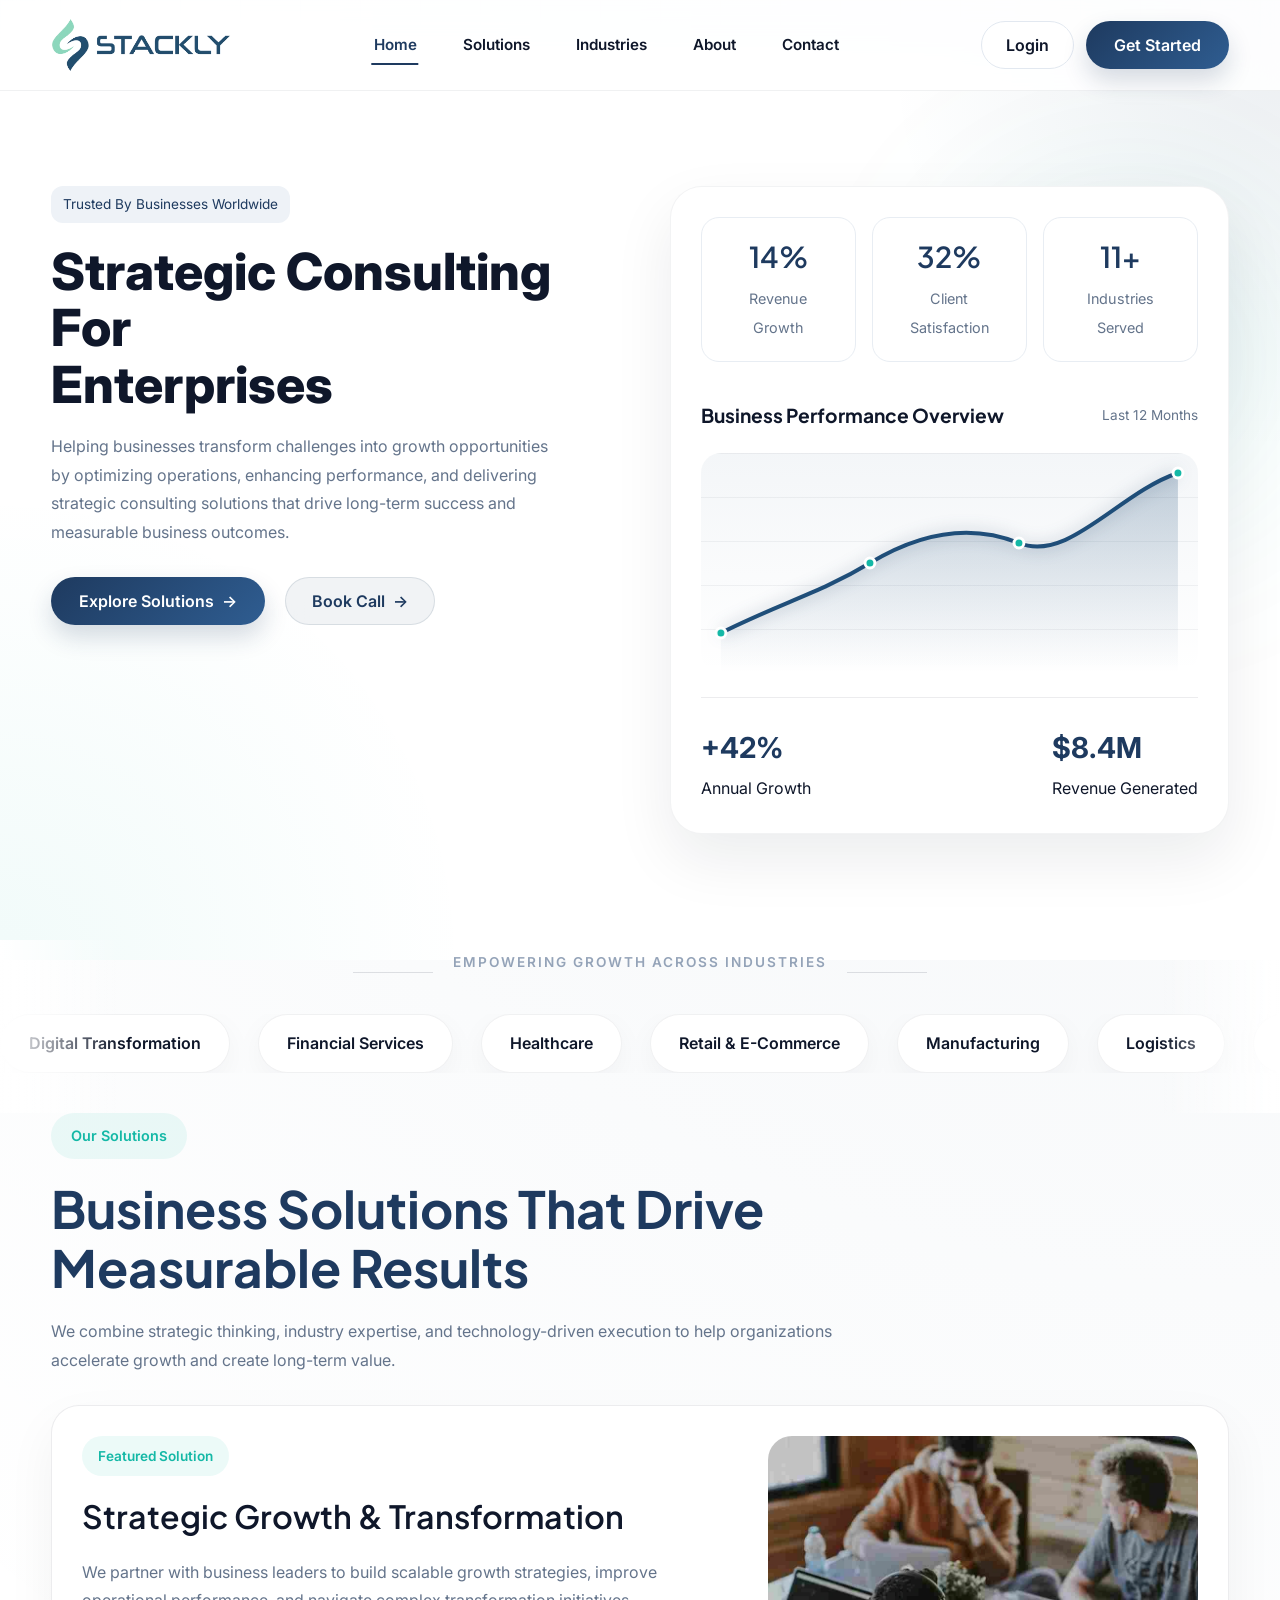
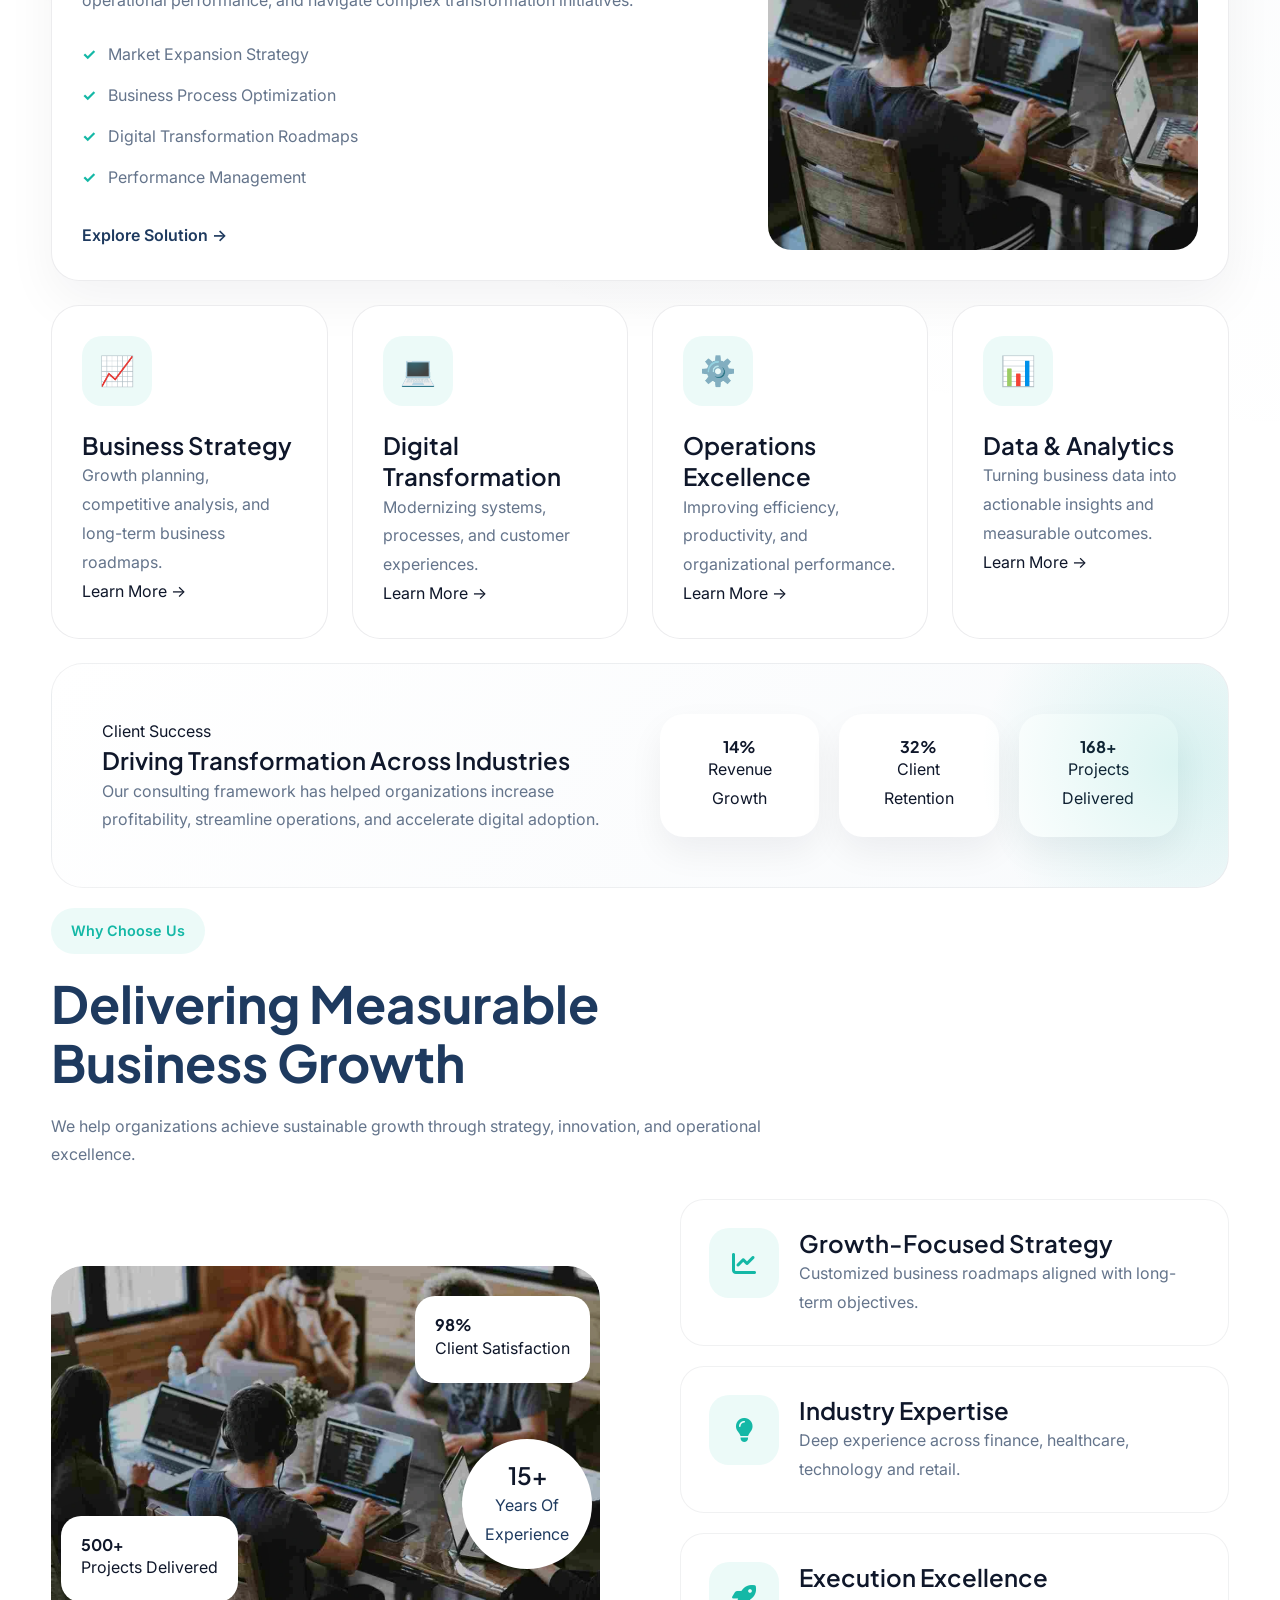
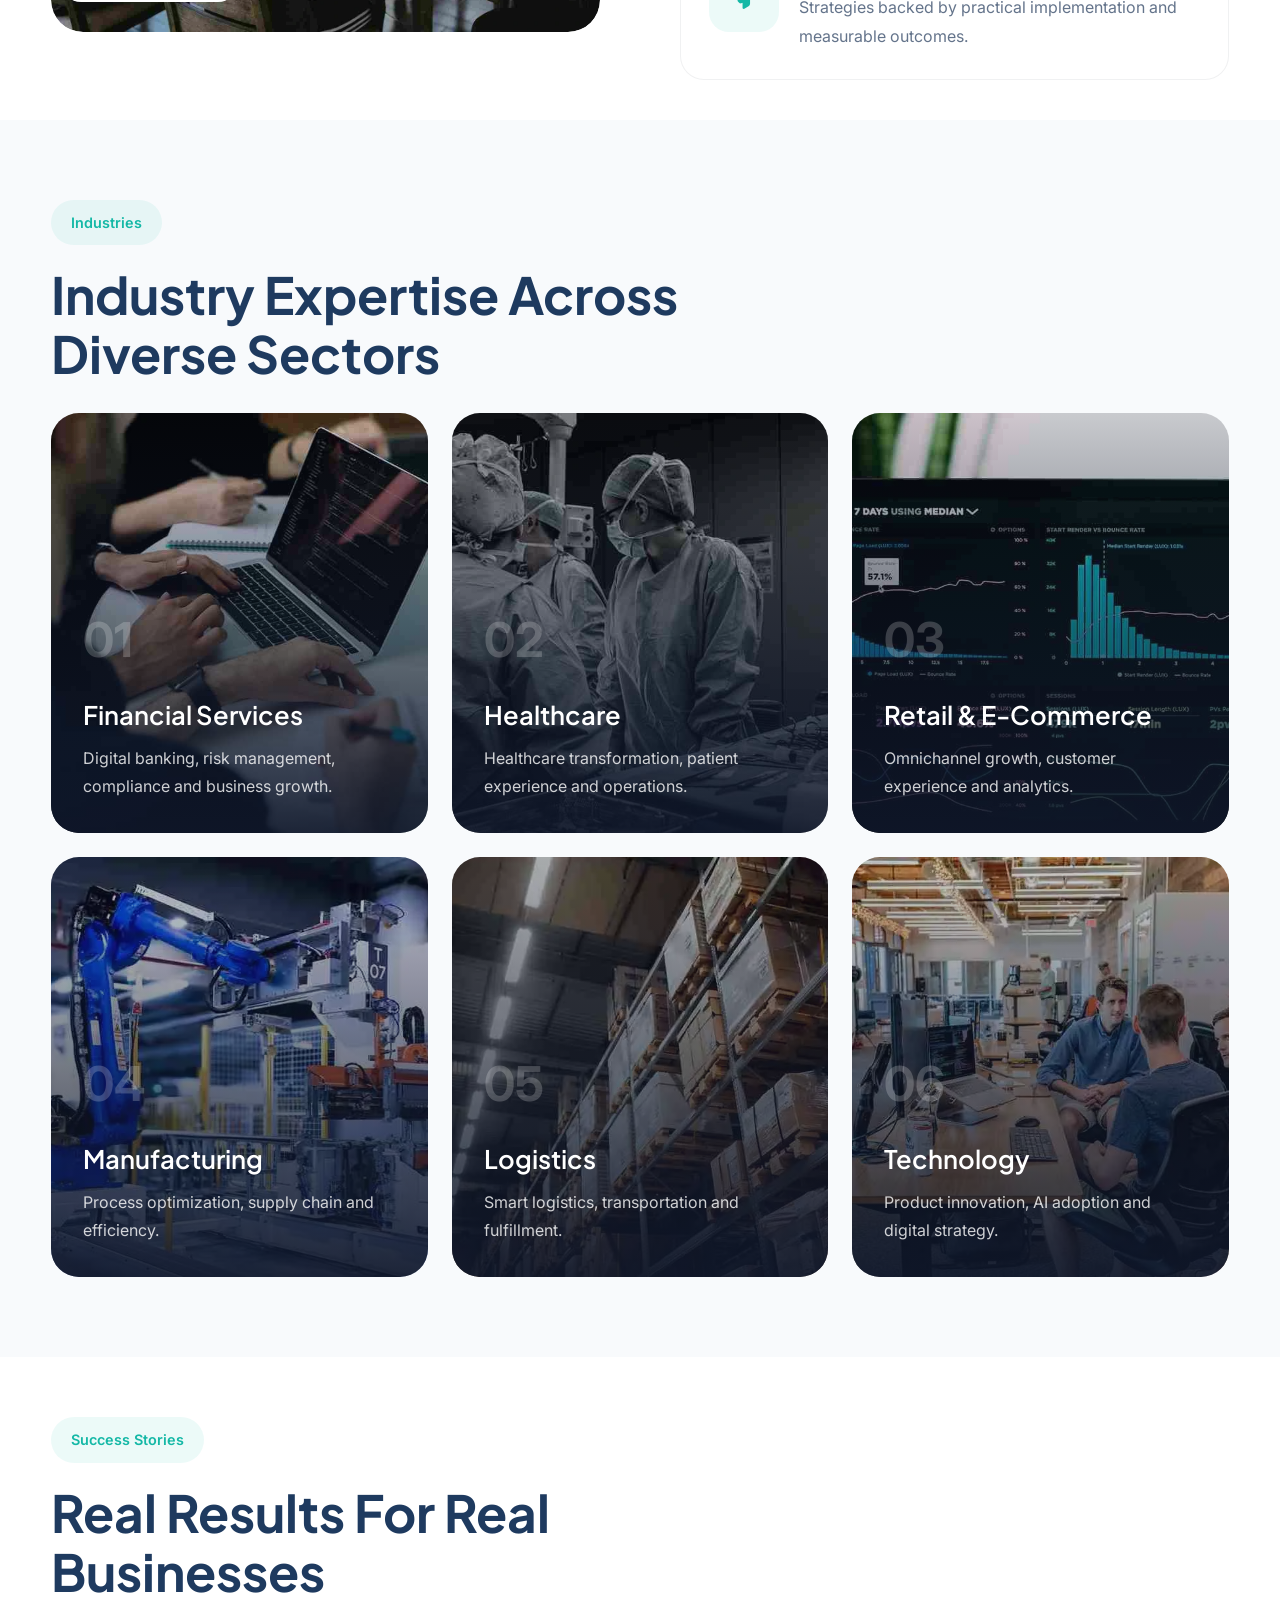
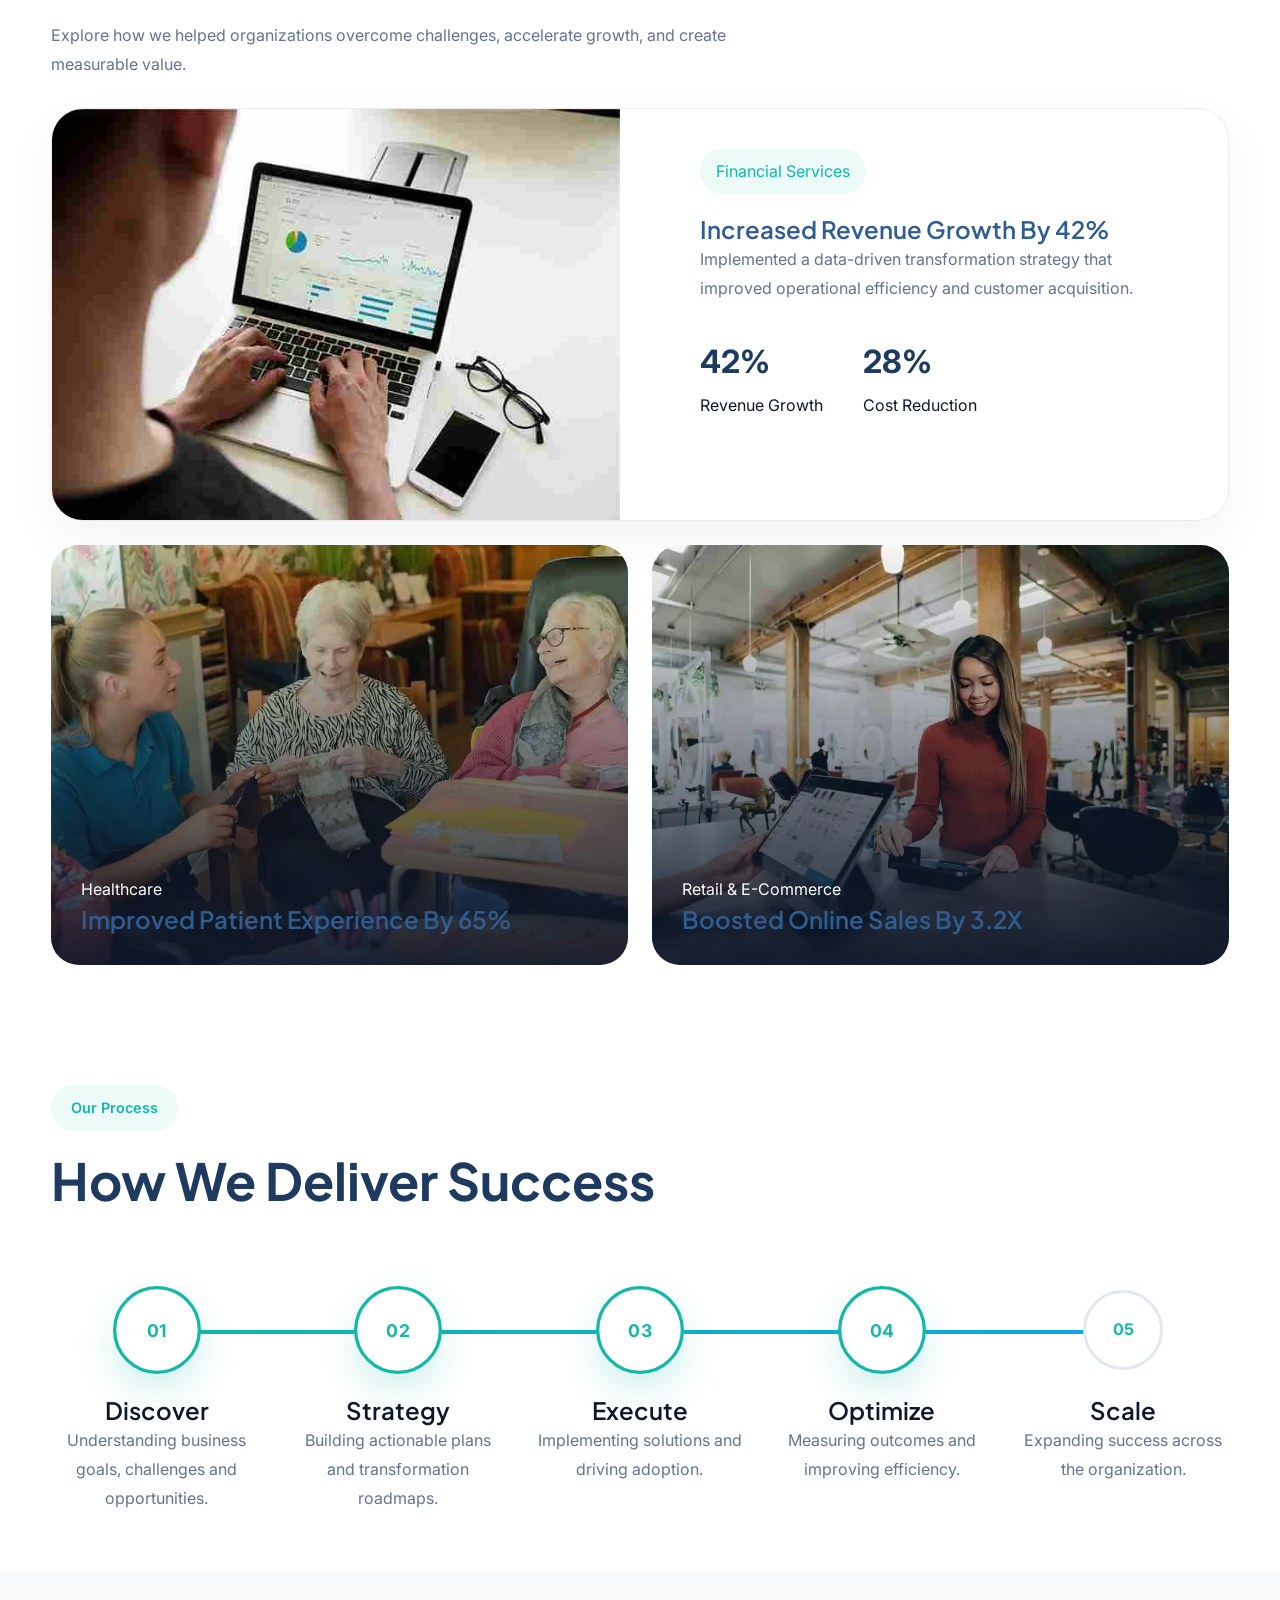
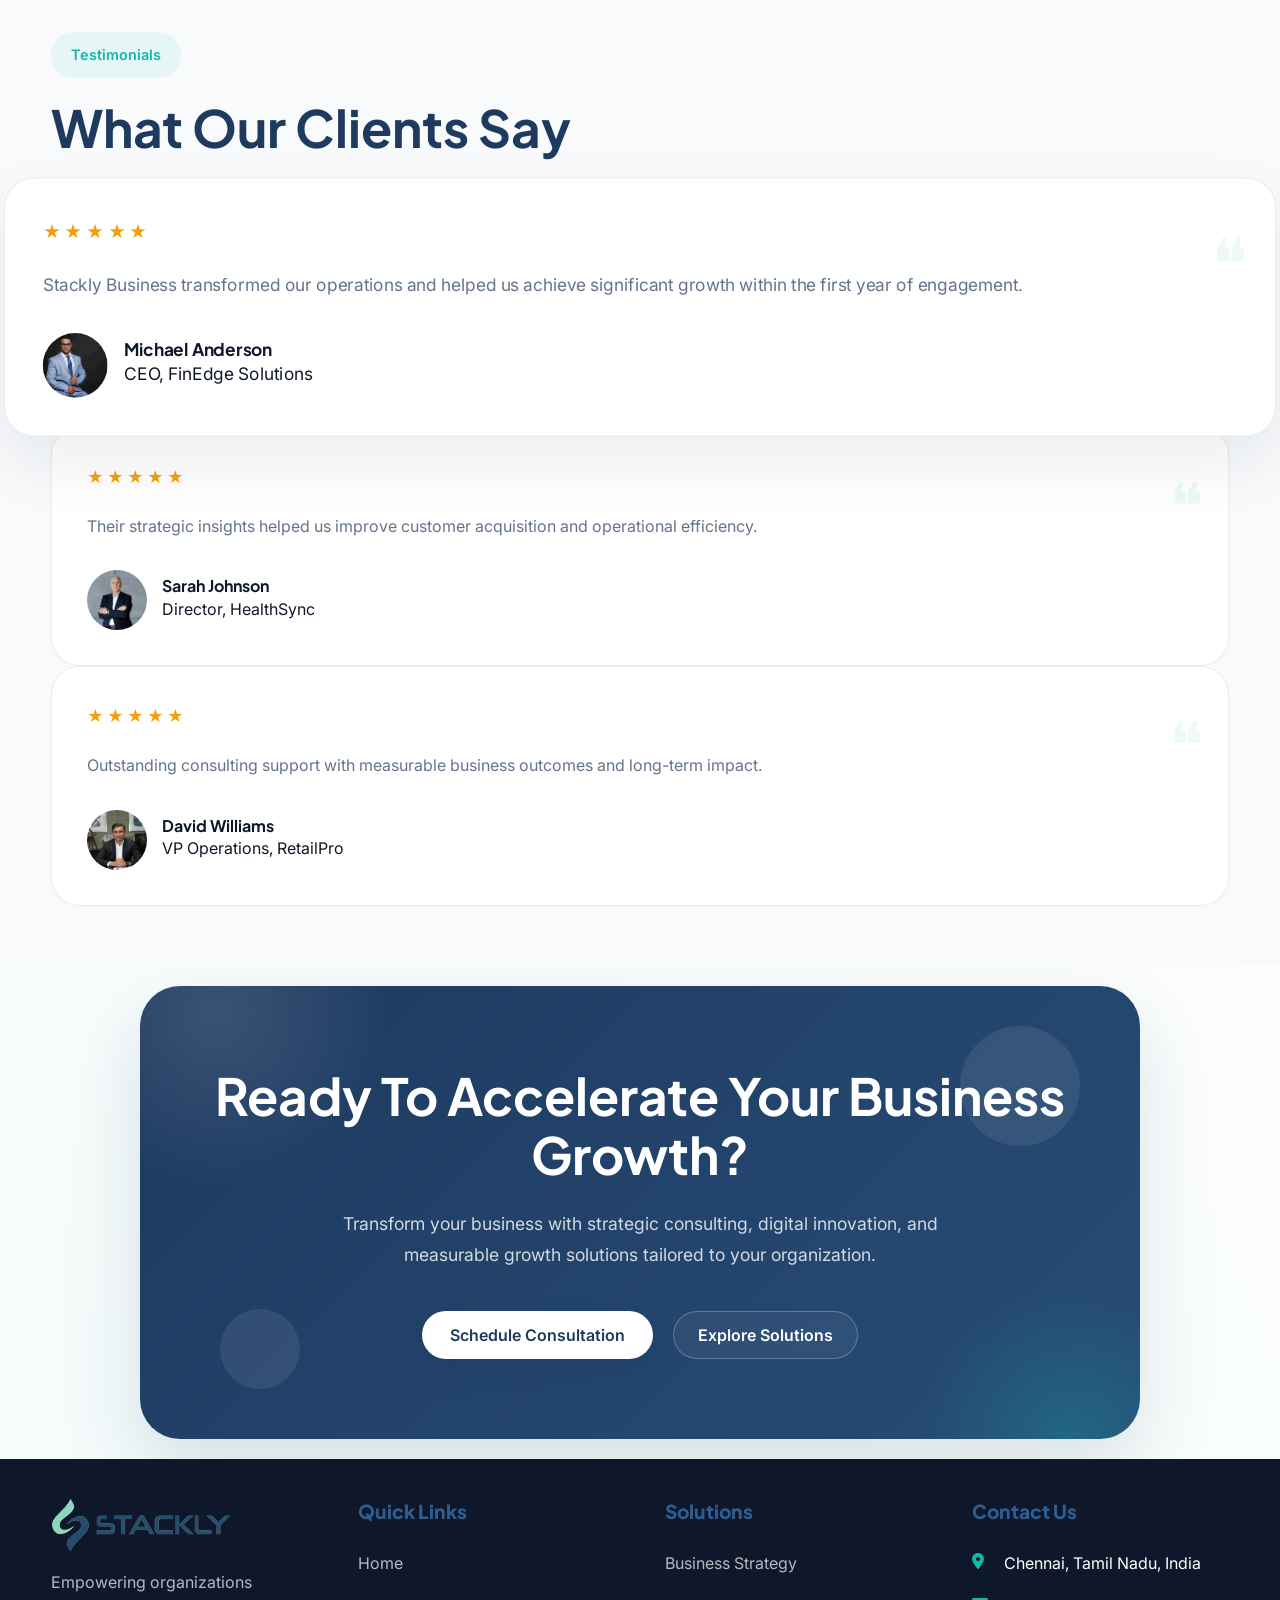
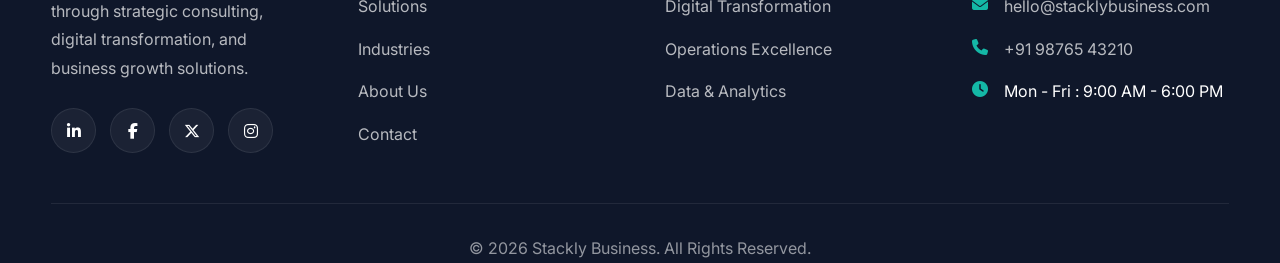
<file: index.html>
<!DOCTYPE html>
<html lang="en">
<head>
    <meta charset="UTF-8">
    <meta name="viewport" content="width=device-width, initial-scale=1.0">
    <title>Stackly Business | Strategic Consulting Solutions</title>

    <!-- Fonts -->
    <!-- Poppins -->
    <link rel="stylesheet"
        href="https://cdnjs.cloudflare.com/ajax/libs/font-awesome/6.5.1/css/all.min.css">
    <link href="https://fonts.googleapis.com/css2?family=Plus+Jakarta+Sans:wght@400;500;600;700;800&family=Inter:wght@400;500;600&display=swap" rel="stylesheet">
    <link rel="stylesheet" href="assets/style.css">
</head>
<body>

    <!-- =========================
         LOADER
    ========================== -->
   <!-- <div class="loader">

        <div class="loader__content">

            <div class="loader__pulse"></div>
            <div class="loader__ring"></div>
            <img src="assets/logo-stackly.webp"
                alt="Stackly Business"
                class="loader__logo">

        </div>

    </div>-->

    <!-- =========================
         HEADER
    ========================== -->
    <header class="header">
        <div class="container">

            <div class="header__wrapper">

                <a href="index.html" class="logo">
                    <img src="assets/logo-stackly.webp" alt="Stackly Business">
                </a>

                <nav class="navbar">
                    <ul class="navbar__menu">
                        <li><a href="index.html">Home</a></li>
                        <li><a href="solutions.html">Solutions</a></li>
                        <li><a href="industries.html">Industries</a></li>
                        <li><a href="about.html">About</a></li>
                        <li><a href="contact.html">Contact</a></li>
                    </ul>
                </nav>

                <div class="header__actions">
                    <a href="login.html" class="btn btn-outline">Login</a>
                    <a href="signup.html" class="btn btn-primary">Get Started</a>

                    <button class="mobile-toggle">
                        <span></span>
                        <span></span>
                        <span></span>
                    </button>
                </div>

            </div>

        </div>
    </header>
    <div class="mobile-menu">

        <div class="mobile-menu__content">

            <ul class="mobile-menu__nav">

                <li><a href="index.html">Home</a></li>
                <li><a href="solutions.html">Solutions</a></li>
                <li><a href="industries.html">Industries</a></li>
                <li><a href="about.html">About</a></li>
                <li><a href="contact.html">Contact</a></li>

            </ul>

            <div class="mobile-menu__actions">

                <a href="login.html" class="btn btn-outline">
                    Login
                </a>

                <a href="signup.html" class="btn btn-primary">
                    Start Consulting
                </a>

            </div>

        </div>

    </div>

    <main>

        <!-- =========================
             HERO
        ========================== -->
        <section class="hero">

            <div class="hero__grid"></div>

            <div class="container">

                <div class="hero__inner">
                    <div class="hero__content">

                        <span class="hero__badge">
                            Trusted By Businesses Worldwide
                        </span>

                        <h1 class="hero__title">
                            Strategic Consulting For <span class="dynamic-word">Future-Ready</span> Enterprises
                        </h1>

                        <p class="hero__description">
                            Helping businesses transform challenges into growth
                            opportunities by optimizing operations, enhancing
                            performance, and delivering strategic consulting
                            solutions that drive long-term success and measurable
                            business outcomes.
                        </p>

                        <div class="hero__buttons">

                            <a href="404.html" class="btn btn-primary">
                                Explore Solutions
                                <span>→</span>
                            </a>
                            <a href="404.html" class="btn btn-secondary">
                                Book Call
                                <span>→</span>
                            </a>

                        </div>

                    </div>

                    <div class="hero__dashboard">

                        <div class="dashboard-cards">

                            <div class="dashboard-card">

                               <h3 class="counter"
                                    data-target="42"
                                    data-suffix="%">0</h3>
                                <span>Revenue Growth</span>

                            </div>

                            <div class="dashboard-card">

                                <h3 class="counter" data-target="98" data-suffix="%">0</h3>
                                <span>Client Satisfaction</span>

                            </div>

                            <div class="dashboard-card">
                                <h3 class="counter" data-target="35" data-suffix="+">0</h3>
                                <span>Industries Served</span>

                            </div>
                        </div>

                        

                        <div class="dashboard-main">

                            <div class="dashboard-main__header">

                                <h4>Business Performance Overview</h4>

                                <span>Last 12 Months</span>

                            </div>

                            <div class="dashboard-chart">

                                <svg
                                    class="chart-svg"
                                    viewBox="0 0 500 220"
                                    preserveAspectRatio="none">
                                    <defs>

                                        <linearGradient
                                            id="chartGradient"
                                            x1="0%"
                                            y1="0%"
                                            x2="0%"
                                            y2="100%">

                                            <stop
                                                offset="0%"
                                                stop-color="#1F4E79"
                                                stop-opacity="0.25"/>

                                            <stop
                                                offset="100%"
                                                stop-color="#1F4E79"
                                                stop-opacity="0"/>

                                        </linearGradient>

                                    </defs>
                                    <path
                                    fill="url(#chartGradient)"
                                    d="M20 180
                                    C80 150,
                                    120 140,
                                    170 110

                                    S270 70,
                                    320 90

                                    S420 40,
                                    480 20

                                    L480 220
                                    L20 220
                                    Z" />
                                    <path
                                        class="chart-path"
                                        d="M20 180
                                        C80 150,
                                        120 140,
                                        170 110

                                        S270 70,
                                        320 90

                                        S420 40,
                                        480 20" />
                                    <circle cx="20" cy="180" r="5" class="chart-dot"></circle>

                                    <circle cx="170" cy="110" r="5" class="chart-dot"></circle>

                                    <circle cx="320" cy="90" r="5" class="chart-dot"></circle>

                                    <circle cx="480" cy="20" r="5" class="chart-dot"></circle>
                                </svg>

                            </div>

                            <div class="dashboard-growth">

                                <div>
                                    <strong>+42%</strong>
                                    <span>Annual Growth</span>
                                </div>

                                <div>
                                    <strong>$8.4M</strong>
                                    <span>Revenue Generated</span>
                                </div>

                            </div>

                        </div>
                    </div>
                </div>
            </div>
        </section>


        <!-- =========================
            TRUSTED INDUSTRIES
        ========================= -->

        <section class="trusted-strip">

            <div class="trusted-strip__top">

                <span></span>

                <div class="trusted-strip__top">

                    <p>
                        Empowering Growth Across Industries
                    </p>

                </div>
                <span></span>

            </div>

            <div class="trusted-strip__slider">

                <div class="trusted-strip__track">

                    <div>Digital Transformation</div>
                    <div>Financial Services</div>
                    <div>Healthcare</div>
                    <div>Retail & E-Commerce</div>
                    <div>Manufacturing</div>
                    <div>Logistics</div>
                    <div>Technology</div>

                    <!-- Duplicate for seamless loop -->

                    <div>Digital Transformation</div>
                    <div>Financial Services</div>
                    <div>Healthcare</div>
                    <div>Retail & E-Commerce</div>
                    <div>Manufacturing</div>
                    <div>Logistics</div>
                    <div>Technology</div>

                </div>

            </div>

        </section>
       <!-- =========================
            SOLUTIONS
        ========================= -->

        <section class="solutions">

            <div class="container">

                <div class="section-heading">

                    <span class="section-tag">
                        Our Solutions
                    </span>

                    <h2>
                        Business Solutions That Drive Measurable Results
                    </h2>

                    <p>
                        We combine strategic thinking, industry expertise,
                        and technology-driven execution to help organizations
                        accelerate growth and create long-term value.
                    </p>

                </div>

                <div class="solutions__grid">

                    <!-- Featured Card -->

                    <article class="solution-card solution-card--featured">

                        <div class="solution-card__content">

                            <span class="solution-card__label">
                                Featured Solution
                            </span>

                            <h3>
                                Strategic Growth & Transformation
                            </h3>

                            <p>
                                We partner with business leaders to build scalable
                                growth strategies, improve operational performance,
                                and navigate complex transformation initiatives.
                            </p>

                            <ul class="solution-list">

                                <li>Market Expansion Strategy</li>
                                <li>Business Process Optimization</li>
                                <li>Digital Transformation Roadmaps</li>
                                <li>Performance Management</li>

                            </ul>

                            <a href="404.html" class="solution-link">
                                Explore Solution →
                            </a>

                        </div>

                        <div class="solution-card__image">

                            <img src="assets/images/annie-spratt-QckxruozjRg-unsplash.webp"
                                alt="Strategic Consulting">

                        </div>

                    </article>

                    <!-- Card 1 -->

                    <article class="solution-card">

                        <div class="solution-icon">
                            📈
                        </div>

                        <h3>
                            Business Strategy
                        </h3>

                        <p>
                            Growth planning, competitive analysis,
                            and long-term business roadmaps.
                        </p>

                        <a href="404.html">
                            Learn More →
                        </a>

                    </article>

                    <!-- Card 2 -->

                    <article class="solution-card">

                        <div class="solution-icon">
                            💻
                        </div>

                        <h3>
                            Digital Transformation
                        </h3>

                        <p>
                            Modernizing systems, processes,
                            and customer experiences.
                        </p>

                        <a href="404.html">
                            Learn More →
                        </a>

                    </article>

                    <!-- Card 3 -->

                    <article class="solution-card">

                        <div class="solution-icon">
                            ⚙️
                        </div>

                        <h3>
                            Operations Excellence
                        </h3>

                        <p>
                            Improving efficiency, productivity,
                            and organizational performance.
                        </p>

                        <a href="404.html">
                            Learn More →
                        </a>

                    </article>

                    <!-- Card 4 -->

                    <article class="solution-card">

                        <div class="solution-icon">
                            📊
                        </div>

                        <h3>
                            Data & Analytics
                        </h3>

                        <p>
                            Turning business data into actionable
                            insights and measurable outcomes.
                        </p>

                        <a href="404.html">
                            Learn More →
                        </a>

                    </article>

                    <!-- Results Card -->

                    <article class="solution-showcase">

                        <div class="showcase-content">

                            <span class="showcase-tag">
                                Client Success
                            </span>

                            <h3>
                                Driving Transformation Across Industries
                            </h3>

                            <p>
                                Our consulting framework has helped organizations
                                increase profitability, streamline operations,
                                and accelerate digital adoption.
                            </p>

                        </div>

                        <div class="showcase-cards">

                            <div class="showcase-stat">

                                <h4 class="counter"
                                    data-target="42"
                                    data-suffix="%">
                                    0
                                </h4>

                                <span>Revenue Growth</span>

                            </div>

                            <div class="showcase-stat">

                                <h4 class="counter"
                                    data-target="98"
                                    data-suffix="%">
                                    0
                                </h4>

                                <span>Client Retention</span>

                            </div>

                            <div class="showcase-stat">

                                <h4 class="counter"
                                    data-target="500"
                                    data-suffix="+">
                                    0
                                </h4>

                                <span>Projects Delivered</span>

                            </div>

                        </div>

                    </article>
                </div>

            </div>

        </section>

        <!-- =========================
             WHY CHOOSE US
        ========================== -->
        <section class="why-us">

            <div class="container">

                <div class="section-heading">

                    <span class="section-tag">
                        Why Choose Us
                    </span>

                    <h2>
                        Delivering Measurable Business Growth
                    </h2>

                    <p>
                        We help organizations achieve sustainable growth through
                        strategy, innovation, and operational excellence.
                    </p>

                </div>

                <div class="why-us__content">

                    <!-- Left Side -->

                    <div class="why-us__visual">

                        <img
                            src="assets/images/annie-spratt-QckxruozjRg-unsplash.webp"
                            alt="Business Consulting">

                        <div class="floating-card floating-card--top">

                            <h4>98%</h4>
                            <span>Client Satisfaction</span>

                        </div>

                        <div class="floating-card floating-card--bottom">

                            <h4>500+</h4>
                            <span>Projects Delivered</span>

                        </div>

                        <div class="experience-badge">

                            <h3>15+</h3>

                            <span>
                                Years Of
                                Experience
                            </span>

                        </div>

                    </div>

                    <!-- Right Side -->

                    <div class="why-us__features">

                        <div class="feature-card">

                            <div class="feature-icon">
                                <i class="fas fa-chart-line"></i>
                            </div>

                            <div>

                                <h3>Growth-Focused Strategy</h3>

                                <p>
                                    Customized business roadmaps aligned
                                    with long-term objectives.
                                </p>

                            </div>

                        </div>

                        <div class="feature-card">

                            <div class="feature-icon">
                                <i class="fas fa-lightbulb"></i>
                            </div>

                            <div>

                                <h3>Industry Expertise</h3>

                                <p>
                                    Deep experience across finance,
                                    healthcare, technology and retail.
                                </p>

                            </div>

                        </div>

                        <div class="feature-card">

                            <div class="feature-icon">
                                <i class="fas fa-rocket"></i>
                            </div>

                            <div>

                                <h3>Execution Excellence</h3>

                                <p>
                                    Strategies backed by practical
                                    implementation and measurable outcomes.
                                </p>

                            </div>

                        </div>

                    </div>

                </div>

            </div>

        </section>

        <!-- =========================
             INDUSTRIES
        ========================== -->
        <section class="industries section">

            <div class="container">

                <div class="section-heading">
                    <span class="section-tag">Industries</span>
                    <h2>Industry Expertise Across Diverse Sectors</h2>
                </div>

                <div class="industries__grid">

                    <article class="industry-card">

                        <img
                            src="assets/images/fatemeh-rezvani-MnPWB-ybjHQ-unsplash_11zon.webp"
                            alt="Financial Services">

                        <div class="industry-card__overlay">

                            <span>01</span>

                            <h3>Financial Services</h3>

                            <p>
                                Digital banking, risk management,
                                compliance and business growth.
                            </p>

                        </div>

                    </article>

                    <article class="industry-card">

                        <img
                            src="assets/images/piron-guillaume-U4FyCp3-KzY-unsplash_11zon.webp"
                            alt="Healthcare">

                        <div class="industry-card__overlay">

                            <span>02</span>

                            <h3>Healthcare</h3>

                            <p>
                                Healthcare transformation,
                                patient experience and operations.
                            </p>

                        </div>

                    </article>

                    <article class="industry-card">

                        <img
                            src="assets/images/luke-chesser-JKUTrJ4vK00-unsplash_11zon.webp"
                            alt="Retail">

                        <div class="industry-card__overlay">

                            <span>03</span>

                            <h3>Retail & E-Commerce</h3>

                            <p>
                                Omnichannel growth,
                                customer experience and analytics.
                            </p>

                        </div>

                    </article>

                    <article class="industry-card">

                        <img
                            src="assets/images/homa-appliances-sz1CHL7Pky0-unsplash_11zon.webp"
                            alt="Manufacturing">

                        <div class="industry-card__overlay">

                            <span>04</span>

                            <h3>Manufacturing</h3>

                            <p>
                                Process optimization,
                                supply chain and efficiency.
                            </p>

                        </div>

                    </article>

                    <article class="industry-card">

                        <img
                            src="assets/images/chuttersnap-BNBA1h-NgdY-unsplash_11zon_11zon.webp"
                            alt="Logistics">

                        <div class="industry-card__overlay">

                            <span>05</span>

                            <h3>Logistics</h3>

                            <p>
                                Smart logistics,
                                transportation and fulfillment.
                            </p>

                        </div>

                    </article>

                    <article class="industry-card">

                        <img
                            src="assets/images/austin-distel-mpN7xjKQ_Ns-unsplash_11zon_11zon.webp"
                            alt="Technology">

                        <div class="industry-card__overlay">

                            <span>06</span>

                            <h3>Technology</h3>

                            <p>
                                Product innovation,
                                AI adoption and digital strategy.
                            </p>

                        </div>

                    </article>

                </div>

            </div>

        </section>

        <!-- =========================
             CASE STUDIES
        ========================== -->
        <section class="case-studies">

            <div class="container">

                <div class="section-heading">

                    <span class="section-tag">
                        Success Stories
                    </span>

                    <h2>
                        Real Results For Real Businesses
                    </h2>

                    <p>
                        Explore how we helped organizations overcome
                        challenges, accelerate growth, and create measurable value.
                    </p>

                </div>

                <div class="case-studies__grid">

                    <!-- Featured Case Study -->

                    <article class="case-study-card featured-case">

                        <div class="case-study-image">

                            <img
                                src="assets/images/campaign-creators-pypeCEaJeZY-unsplash_11zon (1).webp"
                                alt="Financial Services">

                        </div>

                        <div class="case-study-content">

                            <span class="case-category">
                                Financial Services
                            </span>

                            <h3>
                                Increased Revenue Growth By 42%
                            </h3>

                            <p>
                                Implemented a data-driven transformation strategy
                                that improved operational efficiency and customer acquisition.
                            </p>

                            <div class="case-metrics">

                                <div>
                                    <strong>42%</strong>
                                    <span>Revenue Growth</span>
                                </div>

                                <div>
                                    <strong>28%</strong>
                                    <span>Cost Reduction</span>
                                </div>

                            </div>

                        </div>

                    </article>

                    <!-- Case Study 2 -->

                    <article class="case-study-card">

                        <img
                            src="assets/images/age-cymru-GStFfDrOygo-unsplash_11zon_11zon.webp"
                            alt="Healthcare">

                        <div class="case-overlay">

                            <span>Healthcare</span>

                            <h3>
                                Improved Patient Experience By 65%
                            </h3>

                        </div>

                    </article>

                    <!-- Case Study 3 -->

                    <article class="case-study-card">

                        <img
                            src="assets/images/blake-wisz-tE6th1h6Bfk-unsplash_11zon_11zon.webp"
                            alt="Retail">

                        <div class="case-overlay">

                            <span>Retail & E-Commerce</span>

                            <h3>
                                Boosted Online Sales By 3.2X
                            </h3>

                        </div>

                    </article>

                </div>

            </div>

        </section>

        <!-- =========================
             PROCESS
        ========================== -->
        <section class="process section">

            <div class="container">

                <div class="section-heading">
                    <span class="section-tag">Our Process</span>
                    <h2>How We Deliver Success</h2>
                </div>

                <div class="process__timeline">

                    <div class="timeline-line"></div>

                    <div class="timeline-progress"></div>

                    <div class="process-step">

                        <div class="step-circle">
                            01
                        </div>

                        <h3>Discover</h3>

                        <p>
                            Understanding business goals,
                            challenges and opportunities.
                        </p>

                    </div>

                    <div class="process-step">

                        <div class="step-circle">
                            02
                        </div>

                        <h3>Strategy</h3>

                        <p>
                            Building actionable plans
                            and transformation roadmaps.
                        </p>

                    </div>

                    <div class="process-step">

                        <div class="step-circle">
                            03
                        </div>

                        <h3>Execute</h3>

                        <p>
                            Implementing solutions
                            and driving adoption.
                        </p>

                    </div>

                    <div class="process-step">

                        <div class="step-circle">
                            04
                        </div>

                        <h3>Optimize</h3>

                        <p>
                            Measuring outcomes
                            and improving efficiency.
                        </p>

                    </div>

                    <div class="process-step">

                        <div class="step-circle">
                            05
                        </div>

                        <h3>Scale</h3>

                        <p>
                            Expanding success
                            across the organization.
                        </p>

                    </div>

                </div>

            </div>

        </section>

        <!-- =========================
             TESTIMONIALS
        ========================== -->
        <section class="testimonials section">

            <div class="container">

                <div class="section-heading">
                    <span class="section-tag">Testimonials</span>
                    <h2>What Our Clients Say</h2>
                </div>

                <article class="testimonial-card featured">

                    <div class="testimonial-rating">

                        ★★★★★

                    </div>

                    <p class="testimonial-text">

                        Stackly Business transformed our operations and
                        helped us achieve significant growth within
                        the first year of engagement.

                    </p>

                    <div class="testimonial-client">

                        <img
                            src="assets/person/flipclip-marketing-Tj8ccy1J0CY-unsplash_11zon.webp"
                            alt="Client">

                        <div>

                            <h4>Michael Anderson</h4>

                            <span>CEO, FinEdge Solutions</span>

                        </div>

                    </div>

                </article>

                <article class="testimonial-card">

                    <div class="testimonial-rating">
                        ★★★★★
                    </div>

                    <p class="testimonial-text">

                        Their strategic insights helped us improve
                        customer acquisition and operational efficiency.

                    </p>

                    <div class="testimonial-client">

                        <img
                            src="assets/person/humberto-chavez-F_CnS-8NlZQ-unsplash (1)_11zon.webp"
                            alt="Client">

                        <div>

                            <h4>Sarah Johnson</h4>

                            <span>Director, HealthSync</span>

                        </div>

                    </div>

                </article>

                <article class="testimonial-card">

                    <div class="testimonial-rating">
                        ★★★★★
                    </div>

                    <p class="testimonial-text">

                        Outstanding consulting support with measurable
                        business outcomes and long-term impact.

                    </p>

                    <div class="testimonial-client">

                        <img
                            src="assets/person/ratul-puri-zLx710peU_k-unsplash_11zon.webp"
                            alt="Client">

                        <div>

                            <h4>David Williams</h4>

                            <span>VP Operations, RetailPro</span>

                        </div>

                    </div>

                </article>

            </div>

        </section>

        <!-- =========================
             CTA
        ========================== -->
        <section class="cta">

            <div class="container">

                <div class="cta__content">

                    <h2>
                        Ready To Accelerate Your Business Growth?
                    </h2>

                    <p>
                    Transform your business with strategic consulting,
                    digital innovation, and measurable growth solutions
                    tailored to your organization.
                    </p>

                    <div class="cta__buttons">

                        <a href="404.html" class="btn btn-primary">
                            Schedule Consultation
                        </a>

                        <a href="404.html" class="btn btn-outline">
                            Explore Solutions
                        </a>

                    </div>
                    <div class="cta-shape cta-shape-1"></div>
                    <div class="cta-shape cta-shape-2"></div>

                </div>

            </div>

        </section>

    </main>

    <!-- =========================
         FOOTER
    ========================== -->
<footer class="footer">

    <div class="container">

        <div class="footer__top">

            <!-- Column 1 -->

            <div class="footer__column">

                <a href="index.html" class="footer__logo">

                    <img
                        src="assets/logo-stackly.webp"
                        alt="Stackly Business">

                </a>

                <p class="footer__about">

                    Empowering organizations through strategic consulting,
                    digital transformation, and business growth solutions.

                </p>
                <div class="footer-social">

                    <a href="404.html">
                        <i class="fab fa-linkedin-in"></i>
                    </a>

                    <a href="404.html">
                        <i class="fab fa-facebook-f"></i>
                    </a>

                    <a href="404.html">
                        <i class="fab fa-x-twitter"></i>
                    </a>

                    <a href="404.html">
                        <i class="fab fa-instagram"></i>
                    </a>

                </div>

            </div>

            <!-- Column 2 -->

            <div class="footer__column">

                <h3>
                    Quick Links
                </h3>

                <ul>

                    <li>
                        <a href="index.html">
                            Home
                        </a>
                    </li>

                    <li>
                        <a href="solutions.html">
                            Solutions
                        </a>
                    </li>

                    <li>
                        <a href="industries.html">
                            Industries
                        </a>
                    </li>

                    <li>
                        <a href="about.html">
                            About Us
                        </a>
                    </li>

                    <li>
                        <a href="contact.html">
                            Contact
                        </a>
                    </li>

                </ul>

            </div>

            <!-- Column 3 -->

            <div class="footer__column">

                <h3>
                    Solutions
                </h3>

                <ul>

                    <li>
                        <a href="404.html">
                            Business Strategy
                        </a>
                    </li>

                    <li>
                        <a href="404.html">
                            Digital Transformation
                        </a>
                    </li>

                    <li>
                        <a href="404.html">
                            Operations Excellence
                        </a>
                    </li>

                    <li>
                        <a href="404.html">
                            Data & Analytics
                        </a>
                    </li>

                </ul>

            </div>

            <!-- Column 4 -->
            <div class="footer__column">

                <h3>
                    Contact Us
                </h3>

                <ul class="footer-contact">

                    <li>

                        <i class="fas fa-location-dot"></i>

                        <span>
                            Chennai, Tamil Nadu, India
                        </span>

                    </li>

                    <li>

                        <i class="fas fa-envelope"></i>

                        <a href="404.html">
                            hello@stacklybusiness.com
                        </a>

                    </li>

                    <li>

                        <i class="fas fa-phone"></i>

                        <a href="404.html">
                            +91 98765 43210
                        </a>

                    </li>

                    <li>

                        <i class="fas fa-clock"></i>

                        <span>
                            Mon - Fri : 9:00 AM - 6:00 PM
                        </span>

                    </li>

                </ul>

            </div>
        </div>
        <div class="footer__bottom">

            <p>
                © 2026 Stackly Business.
                All Rights Reserved.
            </p>

        </div>

    </div>

</footer>

    <script src="https://cdn.jsdelivr.net/npm/gsap@3.12.7/dist/gsap.min.js"></script>
    <script src="script.js"></script>
</body>
</html>
</file>
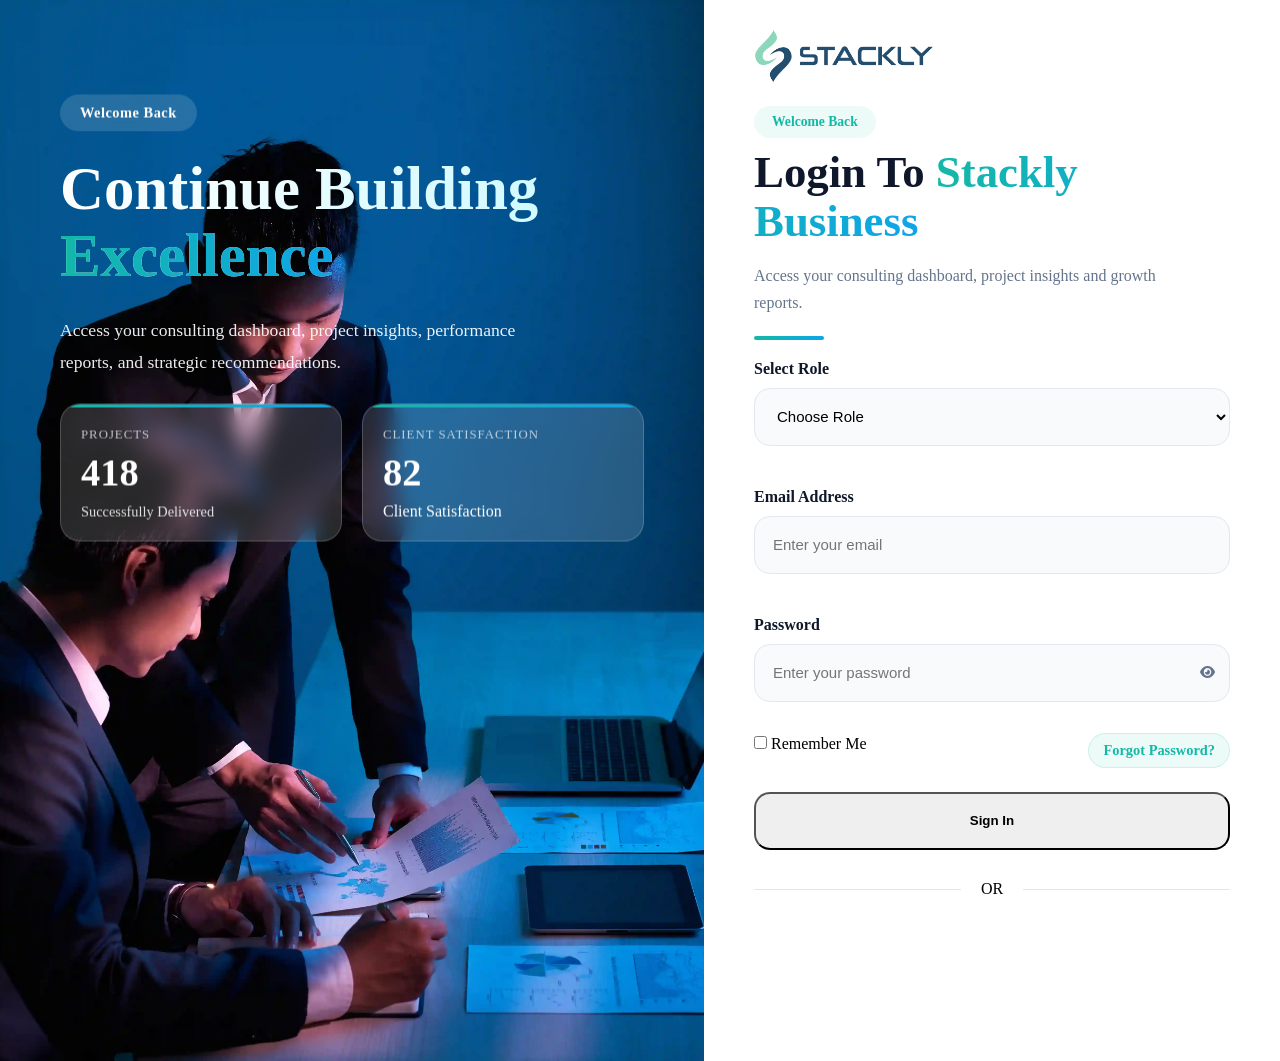
<file: login.html>
<!DOCTYPE html>
<html lang="en">
<head>
    <meta charset="UTF-8">
    <meta name="viewport" content="width=device-width, initial-scale=1.0">
    <title>Stackly Business | Strategic Consulting Solutions</title>

    <!-- Fonts -->
    <!-- Poppins -->
    <link rel="stylesheet"
        href="https://cdnjs.cloudflare.com/ajax/libs/font-awesome/6.5.1/css/all.min.css">
    <link href="https://fonts.googleapis.com/css2?family=Plus+Jakarta+Sans:wght@400;500;600;700;800&family=Inter:wght@400;500;600&display=swap" rel="stylesheet">
    <link rel="stylesheet" href="login.css">
</head>
<body>

    <main class="auth">

        <div class="auth__container">

            <!-- =========================
                LEFT VISUAL PANEL
            ========================== -->

            <div class="auth__visual">

                <img
                    src="assets/start-up-project_11zon.webp"
                    alt="Business Consulting">

                <div class="auth__visual-overlay">

                    <span class="auth__tag">
                        Welcome Back
                    </span>

                    <h1>
                        Continue Building
                        <span class="gradient-word">
                            Excellence
                        </span>
                    </h1>

                    <p>
                        Access your consulting dashboard, project insights,
                        performance reports, and strategic recommendations.
                    </p>

                    <div class="auth__visual-stats">

                    <div class="visual-stat">

                        <span class="stat-label">
                            Projects
                        </span>

                        <h3 class="counter" data-target="500">
                            0
                        </h3>

                        <span class="stat-desc">
                            Successfully Delivered
                        </span>

                    </div>

                    <div class="visual-stat">

                        <span class="stat-label">
                            Client Satisfaction
                        </span>

                        <h3 class="counter"
                            data-target="98">
                            0
                        </h3>

                        <span>
                            Client Satisfaction
                        </span>

                    </div>

                    </div>

                </div>

            </div>

            <!-- =========================
                RIGHT FORM PANEL
            ========================== -->

            <div class="auth__form-panel">

                <!-- Logo -->

                <a href="index.html" class="auth__logo">

                    <img
                        src="assets/logo-stackly.webp"
                        alt="Stackly Business">

                </a>

                <!-- Header -->

            <div class="auth__header">

                <span class="auth__mini-tag">

                    Welcome Back

                </span>

                <h2>

                    Login To
                    <span>
                        Stackly Business
                    </span>

                </h2>

                <p>

                    Access your consulting dashboard,
                    project insights and growth reports.

                </p>

            </div>

                <!-- Form -->

                <form
                    id="loginForm"
                    class="auth__form">

                    <!-- Role -->

                    <div class="form-group">

                        <label for="role">
                            Select Role
                        </label>

                        <select
                            id="role"
                            required>

                            <option value="">
                                Choose Role
                            </option>

                            <option value="client">
                                Business Client
                            </option>

                            <option value="consultant">
                                Consultant
                            </option>

                        </select>

                        <small id="roleError" class="error-message"></small>

                    </div>

                    <!-- Email -->

                    <div class="form-group">

                        <label for="email">
                            Email Address
                        </label>

                        <input
                            type="email"
                            id="email"
                            placeholder="Enter your email"
                            required>

                        <small class="error-message"></small>

                    </div>

                    <!-- Password -->

                    <div class="form-group">

                        <label for="password">
                            Password
                        </label>

                        <div class="password-field">

                            <input
                                type="password"
                                id="password"
                                placeholder="Enter your password"
                                required>

                            <button
                                type="button"
                                id="togglePassword">

                                <i class="fa-solid fa-eye"></i>

                            </button>
                            
                        </div>

                    </div>

                    <!-- Options -->

                    <div class="auth__options">

                        <label class="remember-me">

                            <input
                                type="checkbox">

                            Remember Me

                        </label>

                        <div class="forgot-password">

                            <a href="404.html">

                                Forgot Password?

                            </a>

                        </div>

                    </div>

                    <!-- Login Button -->

                    <button
                        type="submit"
                        class="btn btn-primary auth-btn">

                        Sign In

                    </button>

                </form>

                <!-- Divider -->

                <div class="auth-divider">

                    <span>
                        OR
                    </span>

                </div>

                <!-- Social Login -->

                <div class="auth-social">

                    <button
                        type="button"
                        class="social-btn" onclick="window.location.href='404.html'">

                        Google

                    </button>

                    <button
                        type="button"
                        class="social-btn" onclick="window.location.href='404.html'">

                        LinkedIn

                    </button>

                </div>

                <!-- Footer -->

                <div class="auth__footer">

                    <p>

                        Don't have an account?

                        <a href="signup.html">

                            Create Account

                        </a>

                    </p>

                </div>

            </div>

        </div>
       <!-- <div class="auth-glow auth-glow-1"></div>
        <div class="auth-glow auth-glow-2"></div>
    -->

    </main>
</body>
<script src="login.js"></script>
</html>
</file>
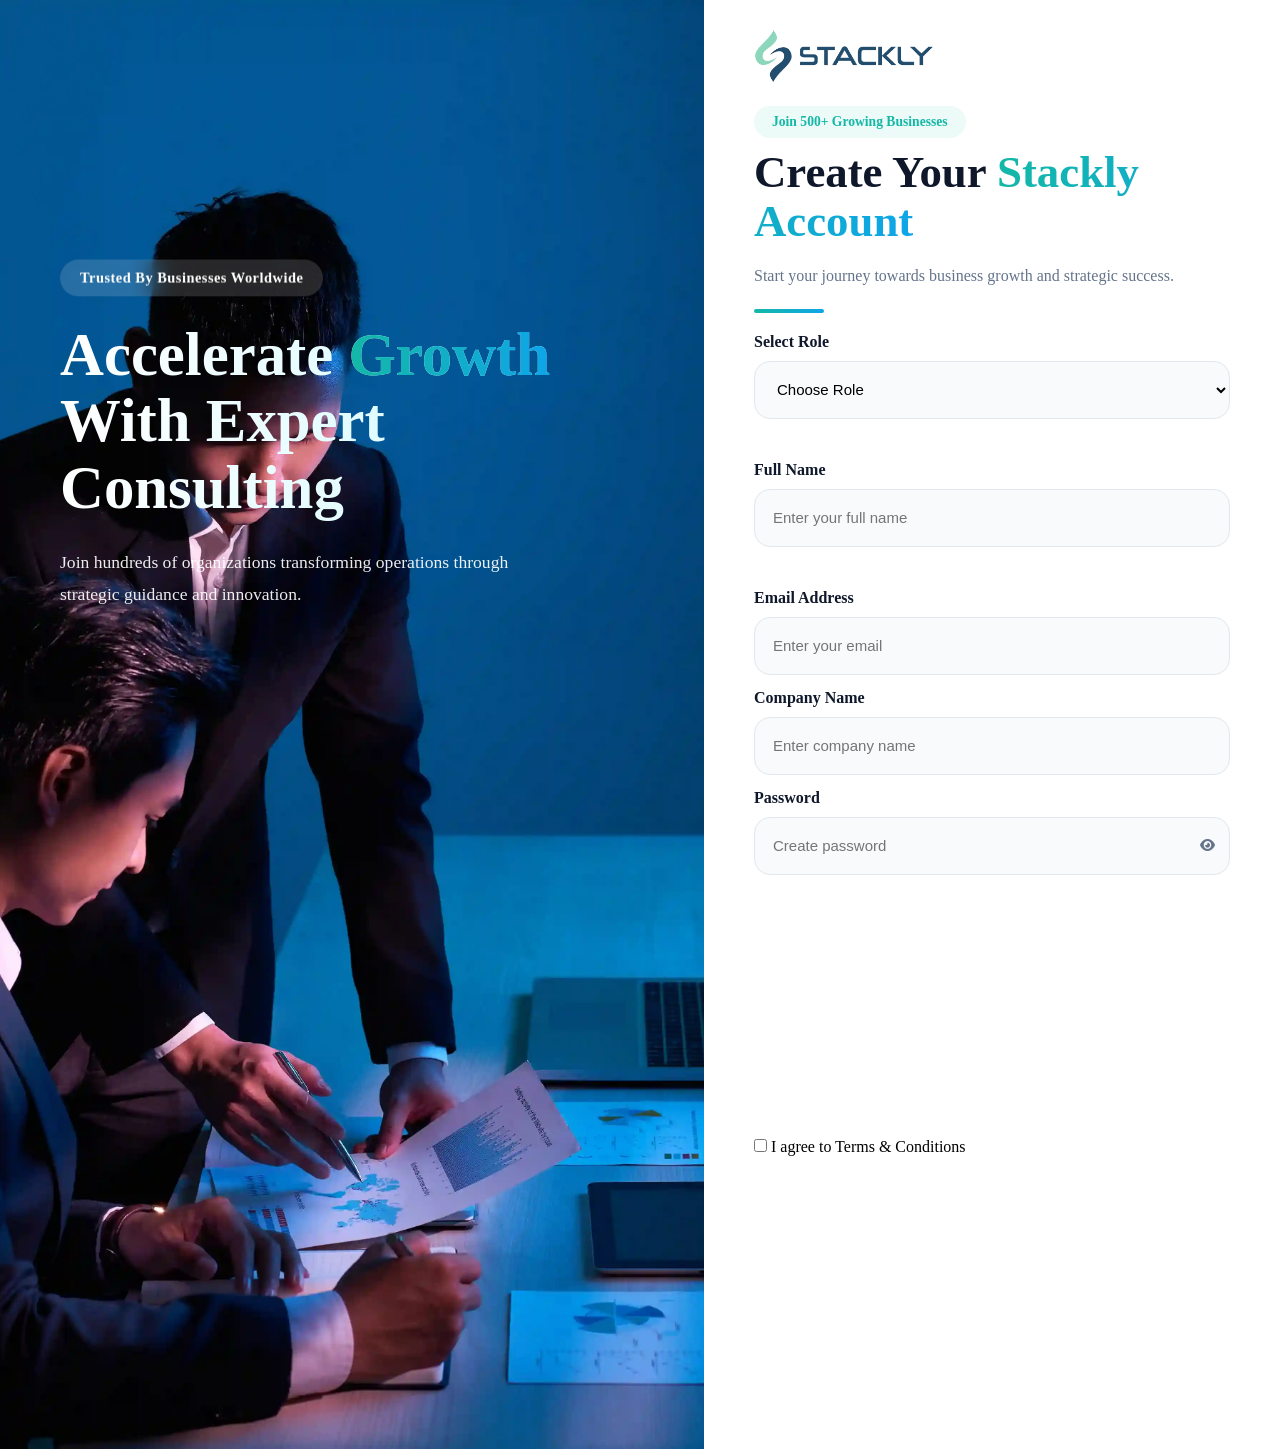
<file: signup.html>
<!DOCTYPE html>
<html lang="en">
<head>
    <meta charset="UTF-8">
    <meta name="viewport" content="width=device-width, initial-scale=1.0">
    <title>Stackly Business | Strategic Consulting Solutions</title>

    <!-- Fonts -->
    <!-- Poppins -->
    <link rel="stylesheet"
        href="https://cdnjs.cloudflare.com/ajax/libs/font-awesome/6.5.1/css/all.min.css">
    <link href="https://fonts.googleapis.com/css2?family=Plus+Jakarta+Sans:wght@400;500;600;700;800&family=Inter:wght@400;500;600&display=swap" rel="stylesheet">
    <link rel="stylesheet" href="login.css">
</head>
<body>

    <main class="auth">

        <div class="auth__container">

            <!-- =========================
                LEFT VISUAL PANEL
            ========================== -->

            <div class="auth__visual">

                <img
                    src="assets/start-up-project_11zon.webp"
                    alt="Business Consulting">

                <div class="auth__visual-overlay">

                    <span class="auth__tag">

                        Trusted By Businesses Worldwide

                    </span>

                    <h1>

                        Accelerate

                        <span class="dynamic-word">

                            Growth

                        </span>

                        With Expert Consulting

                    </h1>

                    <p>

                        Join hundreds of organizations
                        transforming operations through
                        strategic guidance and innovation.

                    </p>

                </div>

            </div>

            <!-- =========================
                RIGHT FORM PANEL
            ========================== -->

            <div class="auth__form-panel">

                <!-- Logo -->

                <a href="index.html" class="auth__logo">

                    <img
                        src="assets/logo-stackly.webp"
                        alt="Stackly Business">

                </a>

                <!-- Header -->

                <div class="auth__header">

                    <span class="auth__mini-tag">

                        Join 500+ Growing Businesses

                    </span>

                    <h2>

                        Create Your

                        <span>
                            Stackly Account
                        </span>

                    </h2>

                    <p>

                        Start your journey towards
                        business growth and strategic success.

                    </p>

                </div>
                <!-- Form -->

            <form
                id="signupForm"
                class="auth__form">

                <!-- Role -->

                <div class="form-group">

                    <label for="role">
                        Select Role
                    </label>

                    <select
                        id="role"
                        required>

                        <option value="">
                            Choose Role
                        </option>

                        <option value="client">
                            Business Client
                        </option>

                        <option value="consultant">
                            Consultant
                        </option>

                    </select>

                    <small id="roleError" class="error-message"></small>

                </div>

                <!-- Full Name -->

                <div class="form-group">

                    <label for="fullname">
                        Full Name
                    </label>

                    <input
                        type="text"
                        id="fullname"
                        placeholder="Enter your full name"
                        required>

                    <small class="error-message"></small>

                </div>

                <!-- Email -->

                <div class="form-group">

                    <label for="email">
                        Email Address
                    </label>

                    <input
                        type="email"
                        id="email"
                        placeholder="Enter your email"
                        required>

                </div>

                <!-- Company -->

                <div class="form-group">

                    <label for="company">
                        Company Name
                    </label>

                    <input
                        type="text"
                        id="company"
                        placeholder="Enter company name">

                </div>

                <!-- Password -->

                <div class="form-group">

                    <label for="password">
                        Password
                    </label>

                    <div class="password-field">

                        <input
                            type="password"
                            id="password"
                            placeholder="Create password"
                            required>

                        <button
                            type="button"
                            id="togglePassword">

                            <i class="fa-solid fa-eye"></i>

                        </button>
                        
                    </div>
                    <small id="passwordError" class="error-message"></small>

                </div>

                <!-- Confirm Password -->

                <div class="form-group">

                    <label for="confirmPassword">
                        Confirm Password
                    </label>

                    <div class="password-field">

                        <input
                            type="password"
                            id="confirmPassword"
                            placeholder="Confirm password"
                            required>

                        <button
                            type="button"
                            id="togglePassword">

                            <i class="fa-solid fa-eye"></i>

                        </button>
                        

                    </div>
                    <small
                            id="passwordMatch"
                            class="error-message">
                    </small>

                    <small class="error-message"></small>
                    <div class="password-strength">

                        <div class="strength-bar"></div>

                    </div>

                    <span class="strength-text">

                        Password Strength

                    </span>
                </div>

                <!-- Terms -->

                <div class="auth__options">

                    <label>

                        <input
                            type="checkbox"
                            id="terms" required>

                        I agree to Terms & Conditions

                    </label>
                    <small id="termsError" class="error-message"></small>

                </div>

                <button
                    type="submit"
                    class="btn btn-primary auth-btn">

                    Create Account

                </button>

            </form>

                <!-- Divider -->

                <div class="auth-divider">

                    <span>
                        OR
                    </span>

                </div>

                <!-- Social Login -->

                <div class="auth-social">

                    <button
                        type="button"
                        class="social-btn" onclick="window.location.href='404.html'">

                        Google

                    </button>

                    <button
                        type="button"
                        class="social-btn" onclick="window.location.href='404.html'">

                        LinkedIn

                    </button>

                </div>

                <!-- Footer -->

                <div class="auth__footer">

                    <p>

                        Already have an account?

                        <a href="login.html">

                            SignIn


                        </a>

                    </p>

                </div>

            </div>

        </div>
       <!-- <div class="auth-glow auth-glow-1"></div>
        <div class="auth-glow auth-glow-2"></div>
    -->

    </main>
</body>
<script src="login.js"></script>
</html>
</file>
<file: assets/style.css>
:root {

    --primary-color: #1E3A5F;
    --primary-light: #2F5D91;

    --accent-color: #14B8A6;

    --background-color: #FFFFFF;

    --surface-color: #F8FAFC;
    --surface-light: #EEF2F7;

    --heading-color: #0F172A;
    --text-color: #64748B;
    --text-light: #94A3B8;

    /* Borders */
    --border-color: #E2E8F0;

    /* Radius */
    --radius-sm: 12px;
    --radius-md: 18px;
    --radius-lg: 28px;

    /* Shadow */
    --shadow-sm: 0 4px 20px rgba(15, 23, 42, 0.06);
    --shadow-md: 0 10px 40px rgba(15, 23, 42, 0.08);

    /* Layout */
    --container-width: 1400px;

    /* Transition */
    --transition: 0.3s ease;
}

*,
*::before,
*::after{
    margin:0;
    padding:0;
    box-sizing:border-box;
}

html,
body{

    overflow-x:hidden;
}

html{
    scroll-behavior:smooth;
}

body{
    font-family:'Inter',sans-serif;
    color:var(--heading-color);
    overflow-x:hidden;
    line-height:1.8;
    font-size:16px;
    background:
    radial-gradient(
        circle at top right,
        rgba(31,78,121,0.06),
        transparent 25%
    ),

    radial-gradient(
        circle at bottom left,
        rgba(0,169,157,0.05),
        transparent 25%
    ),

    #ffffff;

    overflow-x:hidden;
}
body::before{

    content:"";

    position:fixed;

    inset:0;

    background-image:
    linear-gradient(
        rgba(15,23,42,0.02) 1px,
        transparent 1px
    ),

    linear-gradient(
        90deg,
        rgba(15,23,42,0.02) 1px,
        transparent 1px
    );

    background-size:60px 60px;

    pointer-events:none;

    z-index:-1;
}

body::after{

    content:"";

    position:fixed;

    width:500px;
    height:500px;

    top:-250px;
    right:-250px;

    border-radius:50%;

    background:
    radial-gradient(
        circle,
        rgba(31,78,121,.08),
        transparent 70%
    );

    filter:blur(80px);

    z-index:-1;

    pointer-events:none;
}

img{
    max-width:100%;
    display:block;
}

a{
    text-decoration:none;
    color:inherit;
}

ul{
    list-style:none;
}

button,
input,
textarea{
    border:none;
    outline:none;
    font:inherit;
}


h1,
h2,
h3,
h4,
h5,
h6{
    font-family:'Plus Jakarta Sans',sans-serif;
    color:var(--heading-color);
    line-height:1.1;
}

h1{
    font-size:clamp(3.5rem,6vw,6rem);
    font-weight:800;
}

h2{
    font-size:clamp(2.5rem,4vw,4rem);
    font-weight:700;
}

h3{

    font-size:clamp(
        1.1rem,
        2vw,
        1.5rem
    );

    font-weight:600;

    line-height:1.3;
}

@media(max-width:320px){

    h3{

        font-size:1.1rem;

        line-height:1.4;

        overflow-wrap:break-word;
    }

}
h1,
h2,
h3,
h4{

    overflow-wrap:break-word;

    word-break:break-word;
}

p{
    color:var(--text-color);
}

.container{
    width:min(var(--container-width),92%);
    margin-inline:auto;
}

section{
    padding:60px 0;
}

.btn{
    display:inline-flex;
    align-items:center;
    justify-content:center;

    padding:16px 32px;

    border-radius:999px;

    font-weight:600;

    transition:var(--transition);

    cursor:pointer;
}
.btn-secondary{

    height:48px;

    padding:0 26px;

    background:rgba(30,58,95,.06);

    border:1px solid rgba(30,58,95,.12);

    color:var(--primary-color);

    font-weight:600;

    border-radius:999px;

    transition:all .35s ease;

    backdrop-filter:blur(10px);
}

.btn-secondary:hover{

    transform:translateY(-3px);

    background:var(--primary-color);

    color:#fff;

    box-shadow:
    0 15px 30px rgba(30,58,95,.18);
}

.btn-secondary span{

    margin-left:8px;

    transition:.35s ease;
}

.btn-secondary:hover span{

    transform:translateX(4px);
}

.btn-secondary{

    position:relative;

    overflow:hidden;
}

.btn-secondary::before{

    content:"";

    position:absolute;

    top:0;
    left:-120%;

    width:100%;
    height:100%;

    background:
    linear-gradient(
        90deg,
        transparent,
        rgba(255,255,255,.6),
        transparent
    );

    transition:.7s ease;
}

.btn-secondary:hover::before{

    left:120%;
}
/* =========================
   LOADER
========================= */

.loader{
    position:fixed;
    inset:0;
    z-index:9999;

    display:flex;
    align-items:center;
    justify-content:center;

    background:#ffffff;

    transition:all .8s ease;
}

.loader.hide{
    opacity:0;
    visibility:hidden;
}

.loader__content{
    position:relative;

    display:flex;
    align-items:center;
    justify-content:center;
}

.loader__logo{
    width:220px;
    position:relative;
    z-index:2;

    opacity:0;

    animation:logoReveal 1.2s ease forwards;
}

.loader__pulse{
    position:absolute;

    width:180px;
    height:180px;

    border-radius:50%;

    background:rgba(31,78,121,.08);

    animation:pulseRing 2s ease infinite;
}

@keyframes logoReveal{

    0%{
        opacity:0;
        transform:translateY(20px) scale(.95);
    }

    100%{
        opacity:1;
        transform:translateY(0) scale(1);
    }

}

@keyframes pulseRing{

    0%{
        transform:scale(.8);
        opacity:.6;
    }

    70%{
        transform:scale(1.5);
        opacity:0;
    }

    100%{
        opacity:0;
    }

}
.loader__ring{
    position:absolute;

    width:260px;
    height:260px;

    border-radius:50%;

    border:1px solid rgba(31,78,121,.12);

    border-top-color:#1F4E79;

    animation:rotateRing 2s linear infinite;
}
@keyframes rotateRing{

    from{
        transform:rotate(0deg);
    }

    to{
        transform:rotate(360deg);
    }

}

/* =========================
   HEADER
========================= */

.header{
    position:fixed;
    top:0;
    left:0;
    width:100%;

    z-index:1000;

    background:rgba(255,255,255,.88);
    backdrop-filter:blur(18px);

    border-bottom:1px solid rgba(15,23,42,0.06);

    transition:all .35s ease;
}

.header.scrolled{
    box-shadow:0 10px 40px rgba(15,23,42,0.08);
}

.header__wrapper{
    height:90px;

    display:flex;
    align-items:center;
    justify-content:space-between;

    gap:30px;
}

/* =========================
   LOGO
========================= */

.logo{
    flex-shrink:0;
}

.logo img{
    width:180px;
    animation:logoFloat 4s ease-in-out infinite;
    transition:.3s ease;
}

.logo:hover img{
    transform:translateY(-2px);
}

@keyframes logoFloat{

    0%{
        transform:translateY(0);
    }

    50%{
        transform:translateY(-3px);
    }

    100%{
        transform:translateY(0);
    }

}
.logo img{
    transition:.35s ease;
}

.header.scrolled .logo img{
    transform:scale(.95);
}
/* =========================
   NAVIGATION
========================= */

.navbar{
    flex:1;
    display:flex;
    justify-content:center;
}

.navbar__menu{
    display:flex;
    align-items:center;
    gap:10px;
}

.navbar__menu li{
    position:relative;
}

.navbar__menu a{

    position:relative;

    display:flex;
    align-items:center;

    padding:12px 18px;

    font-family:var(--heading-font);

    font-size:.95rem;
    font-weight:600;

    color:var(--heading-color);

    transition:all .3s ease;
}

/* Hover Effect */

.navbar__menu a::after{

    content:"";

    position:absolute;

    left:50%;
    bottom:6px;

    width:0;
    height:2px;

    background:var(--primary-color);

    transform:translateX(-50%);

    transition:.3s ease;
}

.navbar__menu a:hover{
    color:var(--primary-color);
}

.navbar__menu a:hover::after{
    width:60%;
}

/* Active Page */

.navbar__menu a.active{
    color:var(--primary-color);
}

.navbar__menu a.active::after{
    width:60%;
}

/* =========================
   ACTIONS
========================= */

.header__actions{
    display:flex;
    align-items:center;
    gap:12px;
}

/* Login */

.btn-outline{

    height:48px;

    padding:0 24px;

    border:1px solid var(--border-color);

    background:#fff;

    color:var(--heading-color);

    font-weight:600;

    transition:.3s ease;
}

.btn-outline:hover{

    background:var(--surface-light);

    transform:translateY(-2px);
}

/* Get Started */

.btn-primary{

    position:relative;

    overflow:hidden;

    height:48px;

    padding:0 28px;

    border-radius:999px;

    background:linear-gradient(
        135deg,
        var(--primary-color),
        #2F5D91
    );

    color:#fff;

    font-weight:600;

    transition:all .35s ease;

    box-shadow:
    0 12px 25px rgba(30,58,95,.18);
}

.btn-primary span{

    margin-left:8px;

    transition:.35s ease;
}

.btn-primary:hover{

    transform:translateY(-3px);

    box-shadow:
    0 20px 40px rgba(30,58,95,.28);
}

.btn-primary:hover span{

    transform:translateX(5px);
}

.btn-primary::before{

    content:"";

    position:absolute;

    top:0;
    left:-120%;

    width:100%;
    height:100%;

    background:
    linear-gradient(
        90deg,
        transparent,
        rgba(255,255,255,.35),
        transparent
    );

    transition:.8s ease;
}

.btn-primary:hover::before{

    left:120%;
}
/* =========================
   MOBILE TOGGLE
========================= */

.mobile-toggle{
    display:none;

    flex-direction:column;
    gap:5px;

    background:none;

    cursor:pointer;
}

.mobile-toggle span{

    width:24px;
    height:2px;

    background:var(--heading-color);

    transition:.3s ease;
}


@media (max-width: 992px){

    .navbar{
        display:none;
    }

    .header__actions .btn{
        display:none;
    }

    .mobile-toggle{
        display:flex;
    }

    .header__wrapper{
        height:80px;
    }

    .logo img{
        width:150px;
    }

}

.mobile-menu{

    position:fixed;
    top:0;
    transform:translateY(-20px);
    opacity:0;
    visibility:hidden;

    width:100%;
    top:80px;

    padding:30px 30px 60px;

    height:auto;

    background:#fff;

    z-index:2000;

    transition:.45s ease;

    display:flex;
    align-items:center;
    justify-content:center;
}

.mobile-menu.active{

    opacity:1;

    visibility:visible;

    transform:translateY(0);
}

.mobile-menu__content{

    width:100%;

    display:flex;
    flex-direction:column;
    align-items:center;
    justify-content:center;

    gap:50px;
}

.mobile-menu__nav{

    display:flex;
    flex-direction:column;
    align-items:center;

    gap:28px;
}

.mobile-menu__nav a{

    font-family:var(--heading-font);

    font-size:1.25rem;
    font-weight:600;

    color:var(--heading-color);

    transition:.3s ease;
}

.mobile-menu__nav a:hover{
    color:var(--primary-color);
}

.mobile-menu__actions{

    display:flex;
    flex-direction:column;

    gap:16px;

    width:250px;
}

.mobile-toggle.active span:nth-child(1){

    transform:
    translateY(7px)
    rotate(45deg);
}

.mobile-toggle.active span:nth-child(2){
    opacity:0;
}

.mobile-toggle.active span:nth-child(3){

    transform:
    translateY(-7px)
    rotate(-45deg);
}
body.menu-open{
    overflow:hidden;
}

.mobile-menu__nav a{
    position:relative;

    font-size:1.1rem;
    font-weight:600;

    color:var(--heading-color);

    padding:10px 0;

    transition:.3s ease;
}

.mobile-menu__nav a::after{

    content:"";

    position:absolute;

    left:0;
    bottom:0;

    width:0;
    height:2px;

    background:var(--primary-color);

    transition:.3s ease;
}

.mobile-menu__nav a:hover{
    color:var(--primary-color);
}

.mobile-menu__nav a:hover::after{
    width:100%;
}
.mobile-menu__nav a.active{
    color:var(--primary-color);
}

.mobile-menu__nav a.active::after{
    width:100%;
}


.hero {
    min-height: 100vh;
    margin-top: 60px;
    display: flex;
    align-items: center;
    background:
        radial-gradient(circle at top right, rgba(30,58,95,0.08), transparent 25%),
        radial-gradient(circle at bottom left, rgba(20,184,166,0.06), transparent 30%), #ffffff;
    position: relative;
    overflow: hidden;
}

.hero__inner {
    display: grid;
    grid-template-columns: 1fr 1fr;
    gap:80px;
    gap: 60px;

}

.hero__badge {
    display: inline-block;
    background: var(--surface-light);
    padding: 6px 12px;
    border-radius: var(--radius-sm);
    font-size: 0.85rem;
    color: var(--primary-color);
}

.hero__title {
    font-family: var(--heading-font);
    font-size: clamp(2.5rem, 4vw, 4rem);
    font-weight: 800;
    margin: 20px 0;
}

.hero__description {
    max-width: 500px;
    color: var(--text-color);
    margin-bottom: 30px;
}

.hero__buttons {
    display: flex;
    gap: 20px;
}
.dynamic-word {
    color: var(--accent-color);
    transition: opacity 0.5s, transform 0.5s;
}

.hero__dashboard{

    background:#ffffff;

    border-radius:32px;

    padding:30px;

    box-shadow:
    0 25px 60px rgba(15,23,42,.08);

    border:1px solid rgba(15,23,42,.05);
}

.dashboard-card{

    background:#fff;

    padding:20px;

    border-radius:20px;

    margin-bottom:16px;

    border:1px solid #edf2f7;

}

.dashboard-card{

    position:relative;

    overflow:hidden;

    transition:
    transform .35s ease,
    box-shadow .35s ease;
}

.dashboard-card::before{

    content:"";

    position:absolute;

    inset:0;

    background:
    linear-gradient(
        135deg,
        rgba(20,184,166,.08),
        transparent
    );

    opacity:0;

    transition:.35s ease;
}

.dashboard-card:hover{

    transform:
    translateY(-8px);

    box-shadow:
    0 20px 40px rgba(15,23,42,.12);
}

.dashboard-card:hover::before{
    opacity:1;
}

.dashboard-card h3{

    color:var(--primary-color);

    font-size:1.8rem;

    margin-bottom:6px;
}

.dashboard-card span{

    color:var(--text-color);

    font-size:.9rem;
}

.dashboard-main{

    margin-top:25px;
}

.dashboard-main__header{

    display:flex;
    justify-content:space-between;
    align-items:center;

    margin-bottom:25px;
}

.dashboard-main__header h4{

    font-size:1.2rem;

    color:var(--heading-color);
}

.dashboard-main__header span{

    color:var(--text-color);

    font-size:.85rem;
}

.dashboard-chart{

    height:220px;

    position:relative;

    border-radius:20px;

    background:
    linear-gradient(
        to bottom,
        rgba(31,78,121,.05),
        transparent
    );

    overflow:hidden;
}
.dashboard-chart::before{

    content:"";

    position:absolute;
    inset:0;

    background-image:
    linear-gradient(
        rgba(15,23,42,.05) 1px,
        transparent 1px
    );

    background-size:100% 44px;
}

.chart-svg{

    width:100%;
    height:100%;

    position:relative;
    z-index:2;
}

.chart-path{

    fill:none;

    stroke:#1F4E79;

    stroke-width:4;

    filter:
    drop-shadow(
        0 0 8px
        rgba(30,58,95,.35)
    );

    stroke-dasharray:1000;
    stroke-dashoffset:1000;

    animation:drawChart 2s ease forwards;
}

@keyframes drawChart{

    to{
        stroke-dashoffset:0;
    }

}
.dashboard-card{

    background:#fff;

    border:1px solid #e8edf3;

    border-radius:18px;

    padding:20px;

    text-align:center;

    transition:.3s ease;
}

.dashboard-card h3{

    font-size:1.8rem;

    color:var(--primary-color);

    margin-bottom:8px;
}

.dashboard-card span{

    font-size:.9rem;

    color:var(--text-color);
}

.dashboard-card:hover{

    transform:translateY(-4px);

    box-shadow:
    0 12px 25px rgba(15,23,42,.08);
}

.chart-dot{

    opacity:0;

    transform:scale(0);

    animation:dotReveal .4s ease forwards;
}
.chart-dot:nth-child(1){
    animation-delay:1.2s;
}

.chart-dot:nth-child(2){
    animation-delay:1.4s;
}

.chart-dot:nth-child(3){
    animation-delay:1.6s;
}

.chart-dot:nth-child(4){
    animation-delay:1.8s;
}
@keyframes dotReveal{

    to{
        opacity:1;
        transform:scale(1);
    }

}

.dashboard-cards{

    display:grid;

    grid-template-columns:
    repeat(3,1fr);

    gap:16px;

    margin-bottom:24px;
}
.dashboard-main{

    grid-column:1 / -1;
}

@media(max-width:768px){

    .hero__dashboard{

        grid-template-columns:1fr;
    }

    .dashboard-main{

        grid-column:auto;
    }

}
@media(max-width:768px){

    .hero__inner{
        grid-template-columns:1fr;
    }

    .dashboard-cards{
        grid-template-columns:1fr;
    }

}

@media (max-width:768px){

    .hero__buttons{

        display:flex;

        flex-direction:column;

        align-items:flex-start;

        gap:16px;

        width:100%;
    }

    .hero__buttons .btn{

        width:220px;

        justify-content:center;
    }

}
@media (max-width:768px){

    .hero__title{

        font-size:3rem;

        line-height:1.1;
    }

}
@media (max-width:768px){

    .hero__buttons{

        flex-direction:column;

        align-items:flex-start;
    }

    .btn-primary,
    .btn-secondary{

        min-width:220px;
    }

}

.chart-dot{

    fill:#14B8A6;

    stroke:#fff;

    stroke-width:3;

    opacity:0;

    transform-origin:center;

    animation:dotReveal .4s ease forwards;
}

.chart-dot:nth-of-type(1){
    animation-delay:1.6s;
}

.chart-dot:nth-of-type(2){
    animation-delay:1.8s;
}

.chart-dot:nth-of-type(3){
    animation-delay:2s;
}

.chart-dot:nth-of-type(4){
    animation-delay:2.2s;
}

@keyframes dotReveal{

    from{
        opacity:0;
        transform:scale(0);
    }

    to{
        opacity:1;
        transform:scale(1);
    }
}
.hero__dashboard{

    opacity:0;

    transform:
    translateX(80px);

    animation:
    dashboardReveal
    1s ease
    forwards;

    animation-delay:1s;
}
.hero__dashboard{

    opacity:0;

    transform:
    translateX(80px);

    animation:
    dashboardReveal
    1s ease
    forwards;

    animation-delay:1s;
}

.dashboard-growth{

    display:flex;

    justify-content:space-between;

    margin-top:24px;

    padding-top:24px;

    border-top:
    1px solid
    rgba(15,23,42,.08);
}

.dashboard-growth strong{

    display:block;

    font-size:1.8rem;

    color:var(--primary-color);
}

.dashboard-main{

    animation:floatDashboard 5s ease-in-out infinite;
}

@keyframes floatDashboard{

    0%{
        transform:translateY(0);
    }

    50%{
        transform:translateY(-8px);
    }

    100%{
        transform:translateY(0);
    }

}
.hero::before{

    content:"";

    position:absolute;

    width:500px;
    height:500px;

    right:-100px;
    top:50px;

    border-radius:50%;

    background:
    radial-gradient(
        circle,
        rgba(20,184,166,.12),
        transparent 70%
    );

    filter:blur(80px);

    animation:glowMove 8s ease-in-out infinite;
}
@keyframes glowMove{

    0%{
        transform:translateY(0);
    }

    50%{
        transform:translateY(-30px);
    }

    100%{
        transform:translateY(0);
    }

}

.chart-path{

    animation:
    drawChart 2s ease forwards,
    chartPulse 4s ease-in-out infinite 2s;
}
@keyframes chartPulse{

    50%{
        filter:
        drop-shadow(
            0 0 15px
            rgba(20,184,166,.35)
        );
    }

}
.trusted-strip{

    padding:10px 0 40px;

    overflow:hidden;
    margin-top:-20px;

    position:relative;
}

.trusted-strip__top{

    display:flex;

    align-items:center;

    justify-content:center;

    gap:20px;

    margin-bottom:40px;
}

.trusted-strip__top span{

    width:80px;
    height:1px;

    background:
    rgba(15,23,42,.12);
}

.trusted-strip__top p{

    font-size:.95rem;

    font-weight:600;

    color:var(--text-color);

    letter-spacing:1px;

    text-transform:uppercase;
}
.trusted-strip__slider{

    overflow:hidden;

    position:relative;
}
.trusted-strip__track{

    display:flex;

    align-items:center;

    gap:28px;

    width:max-content;

    animation:
    marqueeMove 28s linear infinite;
}
.trusted-strip__track div{

    display:flex;

    align-items:center;

    justify-content:center;

    padding:14px 28px;

    border-radius:999px;

    background:#ffffff;

    border:1px solid rgba(15,23,42,.06);

    box-shadow:
    0 10px 30px rgba(15,23,42,.04);

    white-space:nowrap;

    font-weight:600;

    color:var(--heading-color);

    transition:.3s ease;
}

.trusted-strip__track div:hover{

    transform:translateY(-4px);

    border-color:
    rgba(20,184,166,.35);

    box-shadow:
    0 15px 35px rgba(20,184,166,.12);
}
@keyframes marqueeMove{

    from{
        transform:translateX(0);
    }

    to{
        transform:translateX(-50%);
    }

}

.trusted-strip::before,
.trusted-strip::after{

    content:"";

    position:absolute;

    top:0;

    width:120px;
    height:100%;

    z-index:2;

    pointer-events:none;
}

.trusted-strip::before{

    left:0;

    background:
    linear-gradient(
        to right,
        #ffffff,
        transparent
    );
}

.trusted-strip::after{

    right:0;

    background:
    linear-gradient(
        to left,
        #ffffff,
        transparent
    );
}
.trusted-strip__top{

    margin-bottom:20px;

    text-align:center;
}

.trusted-strip__top p{

    font-size:.85rem;

    letter-spacing:2px;

    text-transform:uppercase;

    color:var(--text-light);

    font-weight:600;
}
@media(max-width:768px){

    .trusted-strip{

        padding:30px 0 60px;
    }

    .trusted-strip__track{

        gap:18px;
    }

    .trusted-strip__track div{

        padding:12px 20px;

        font-size:.85rem;
    }

}

.solutions{

    padding:0px 0;

    position:relative;
}

.solutions .section-heading{

    max-width:850px;

}
.solutions__grid{

    display:grid;

    grid-template-columns:
    repeat(12,1fr);

    gap:24px;
}

.solution-card--featured{

    grid-column:span 12;

    display:grid;

    grid-template-columns:
    1.2fr .8fr;

    align-items:center;

    gap:40px;

    background:#ffffff;

    border-radius:32px;

    padding:40px;

    border:1px solid rgba(15,23,42,.08);

    box-shadow:
    0 20px 50px rgba(15,23,42,.05);

    overflow:hidden;

    transition:.4s ease;
}

.solution-card--featured:hover{

    transform:translateY(-8px);
}

.solution-card__image{

    height:100%;

    border-radius:24px;

    overflow:hidden;
}

.solution-card__image img{

    width:100%;

    height:100%;

    object-fit:cover;

    transition:.6s ease;
}

.solution-card--featured:hover img{

    transform:scale(1.05);
}

.solution-card__label{

    display:inline-flex;

    padding:8px 16px;

    border-radius:999px;

    background:
    rgba(20,184,166,.08);

    color:#14B8A6;

    font-size:.85rem;

    font-weight:600;

    margin-bottom:20px;
}

.solution-card__content h3{

    font-size:2rem;

    margin-bottom:20px;
}

.solution-card__content p{

    margin-bottom:25px;
}

.solution-list{

    display:grid;

    gap:12px;

    margin-bottom:30px;
}

.solution-list li{

    position:relative;

    padding-left:26px;

    color:var(--text-color);
}

.solution-list li::before{

    content:"✓";

    position:absolute;

    left:0;

    color:#14B8A6;

    font-weight:700;
}

.solution-link{

    font-weight:600;

    color:var(--primary-color);

    transition:.3s ease;
}

.solution-link:hover{

    color:#14B8A6;
}
.solution-card{

    background:#ffffff;

    border-radius:28px;

    padding:30px;

    border:1px solid rgba(15,23,42,.08);

    transition:.4s ease;

    position:relative;

    overflow:hidden;

    display: felx;
    flex-direction: column;
}

.solution-card:nth-child(2),
.solution-card:nth-child(3),
.solution-card:nth-child(4),
.solution-card:nth-child(5){

    grid-column:span 3;
}

.solution-card--results{

    grid-column:span 12;

    display:grid;

    grid-template-columns:
    repeat(3,1fr);

    gap:20px;

    background:
    linear-gradient(
        135deg,
        #1E3A5F,
        #274C77
    );

    color:#fff;

    padding:40px;

    border-radius:30px;
}

.results-metric{

    text-align:center;
}

.results-metric h3{

    font-size:3rem;

    margin-bottom:10px;

    color:#fff;
}

.results-metric p{

    color:rgba(255,255,255,.8);
}

.solution-icon{

    width:70px;
    height:70px;

    display:flex;
    align-items:center;
    justify-content:center;

    border-radius:20px;

    background:
    rgba(20,184,166,.08);

    font-size:1.8rem;

    margin-bottom:24px;
}

.solution-card:hover{

    transform:translateY(-10px);

    box-shadow:
    0 20px 50px rgba(15,23,42,.08);
}
@media(max-width:992px){

    .solution-card--featured{

        grid-template-columns:1fr;
    }

    .solution-card:nth-child(2),
    .solution-card:nth-child(3),
    .solution-card:nth-child(4),
    .solution-card:nth-child(5){

        grid-column:span 6;
    }

}

.solution-insights{

    grid-column:span 12;

    background:#fff;

    border-radius:32px;

    padding:40px;

    border:1px solid rgba(15,23,42,.08);

    box-shadow:
    0 20px 50px rgba(15,23,42,.05);
}

.insights-header{

    display:flex;

    justify-content:space-between;

    align-items:center;

    margin-bottom:35px;
}

.insights-header span{

    padding:8px 16px;

    border-radius:999px;

    background:
    rgba(20,184,166,.08);

    color:#14B8A6;

    font-size:.85rem;

    font-weight:600;
}

.insights-chart{

    height:180px;

    display:flex;

    align-items:flex-end;

    justify-content:space-between;

    gap:18px;

    margin-bottom:40px;
}

.insight-bar{

    flex:1;

    height:100%;

    display:flex;

    align-items:flex-end;
}

.insight-bar span{

    width:100%;

    border-radius:14px 14px 0 0;

    background:
    linear-gradient(
        to top,
        #14B8A6,
        #2DD4BF
    );

    animation:
    growBar 1.5s ease forwards;

    transform-origin:bottom;

    transform:scaleY(0);
}

.insight-bar:nth-child(1) span{
    height:40%;
}

.insight-bar:nth-child(2) span{
    height:65%;
}

.insight-bar:nth-child(3) span{
    height:90%;
}

.insight-bar:nth-child(4) span{
    height:70%;
}

.insight-bar:nth-child(5) span{
    height:100%;
}

@keyframes growBar{

    to{
        transform:scaleY(1);
    }

}

.insights-metrics{

    display:grid;

    grid-template-columns:
    repeat(3,1fr);

    gap:20px;
}

.insight-metric{

    text-align:center;

    padding:20px;

    border-radius:20px;

    background:#F8FAFC;
}

.insight-metric h4{

    font-size:2rem;

    color:var(--primary-color);

    margin-bottom:8px;
}
@media(max-width:768px){

    .insights-metrics{

        grid-template-columns:1fr;
    }

    .solution-insights{

        padding:24px;
    }

}

.solution-showcase{

    grid-column:span 12;

    display:grid;

    grid-template-columns:
    1fr 1fr;

    gap:40px;

    align-items:center;

    padding:50px;

    border-radius:32px;

    background:
    linear-gradient(
        135deg,
        #ffffff,
        #f8fafc
    );

    border:1px solid rgba(15,23,42,.06);

    overflow:hidden;

    position:relative;
}

.solution-showcase::before{

    content:"";

    position:absolute;

    width:400px;
    height:400px;

    right:-150px;
    top:-100px;

    border-radius:50%;

    background:
    radial-gradient(
        circle,
        rgba(20,184,166,.15),
        transparent 70%
    );

    animation:
    pulseGlow 6s ease infinite;
}

@keyframes pulseGlow{

    50%{
        transform:scale(1.15);
    }

}

.showcase-cards{

    display:grid;

    grid-template-columns:
    repeat(3,1fr);

    gap:20px;
}

.showcase-stat{

    padding:24px;

    border-radius:24px;

    background:#fff;

    text-align:center;

    box-shadow:
    0 15px 35px rgba(15,23,42,.06);

    animation:
    floatCard 5s ease-in-out infinite;
}

.showcase-stat:nth-child(2){

    animation-delay:1s;
}

.showcase-stat:nth-child(3){

    animation-delay:2s;
}

@keyframes floatCard{

    50%{
        transform:
        translateY(-10px);
    }

}

@media(max-width:768px){

    .solution-showcase{

        grid-template-columns:1fr;

        padding:30px;
    }

    .showcase-cards{

        grid-template-columns:1fr;
    }

}

.why-us{

    padding-top:20px;
    padding-bottom:20px;
}

.why-us__content{

    display:grid;

    grid-template-columns:
    1fr 1fr;

    gap:80px;

    align-items:center;
}
.why-us__visual{

    position:relative;
}
.why-us__visual img{

    width:100%;

    border-radius:32px;

    display:block;

    box-shadow:
    0 30px 60px rgba(15,23,42,.08);
}
.floating-card{

    position:absolute;

    background:#fff;

    padding:20px;

    border-radius:20px;

    box-shadow:
    0 20px 40px rgba(15,23,42,.08);

    animation:
    floatCard 4s ease-in-out infinite;
}
.floating-card--top{

    top:30px;
    right:10px;
}
.floating-card--bottom{

    bottom:30px;
    left:10px;

    animation-delay:1.5s;
}
@keyframes floatCard{

    50%{

        transform:
        translateY(-10px);
    }

}
.feature-card{

    display:flex;

    gap:20px;

    padding:28px;

    background:#fff;

    border-radius:24px;

    margin-bottom:20px;

    border:1px solid rgba(15,23,42,.06);

    transition:.4s ease;
}

.feature-card:hover{

    transform:
    translateX(12px)
    scale(1.02);

    border-color:
    rgba(20,184,166,.25);

    box-shadow:
    0 20px 40px rgba(20,184,166,.08);
}

.feature-icon{

    width:70px;
    height:70px;

    display:flex;
    align-items:center;
    justify-content:center;

    border-radius:20px;

    background:
    rgba(20,184,166,.08);

    color:#14B8A6;

    font-size:1.5rem;

    flex-shrink:0;
}
@media(max-width:992px){

    .why-us__content{

        grid-template-columns:1fr;

        gap:50px;
    }

}
@media(max-width:768px){

    .floating-card{

        display:none;
    }

}

.floating-card{

    position:absolute;

    background:#fff;

    padding:20px;

    border-radius:20px;

    box-shadow:
    0 15px 40px rgba(15,23,42,.08);

    transition:.4s ease;

    cursor:pointer;

    animation:
    floatCard 5s ease-in-out infinite;
}
.floating-card:hover{

    transform:
    translateY(-15px)
    scale(1.05);

    box-shadow:
    0 25px 50px rgba(20,184,166,.18);
}

.floating-card::before{

    content:"";

    position:absolute;

    inset:0;

    border-radius:20px;

    background:
    linear-gradient(
        135deg,
        rgba(20,184,166,.12),
        transparent
    );

    opacity:0;

    transition:.4s ease;
}
.floating-card:hover::before{

    opacity:1;
}

.why-us__visual{

    overflow:hidden;

    border-radius:32px;
}

.why-us__visual img{

    transition:.8s ease;
}

.why-us__visual:hover img{

    transform:scale(1.08);
}

.experience-badge{

    position:absolute;

    width:130px;
    height:130px;

    border-radius:50%;

    background:#fff;

    color:#1E3A5F;

    display:flex;

    flex-direction:column;

    align-items:center;

    justify-content:center;

    text-align:center;
    top:65%;

    right:8px;

    transform:translateY(-50%);

    animation:
    rotateBadge 12s linear infinite;
}

@keyframes rotateBadge{

    from{
        transform:rotate(0);
    }

    to{
        transform:rotate(360deg);
    }

}
@media(max-width:768px){

    .experience-badge{

        width:90px;
        height:90px;

        right:10px;

        font-size:.8rem;
    }

}

.industries{

    background:#F8FAFC;

    padding:80px 0;
}

.industries__grid{

    display:grid;

    grid-template-columns:
    repeat(3,1fr);

    gap:24px;
}

.industry-card{

    position:relative;

    height:420px;

    overflow:hidden;

    border-radius:28px;

    cursor:pointer;
}

.industry-card img{

    width:100%;

    height:100%;

    object-fit:cover;

    transition:.8s ease;
}

.industry-card__overlay{

    position:absolute;

    inset:0;

    display:flex;

    flex-direction:column;

    justify-content:flex-end;

    padding:32px;

    background:
    linear-gradient(
        to top,
        rgba(15,23,42,.92),
        rgba(15,23,42,.20)
    );

    color:#fff;
}

.industry-card__overlay span{

    font-size:3rem;

    font-weight:700;

    opacity:.2;

    margin-bottom:15px;
}

.industry-card__overlay h3{

    margin-bottom:12px;

    font-size:1.6rem;

    color:#fff;
}
.industry-card__overlay p{

    color:
    rgba(255,255,255,.8);
}

.industry-card:hover img{

    transform:scale(1.12);
}

.industry-card:hover .industry-card__overlay{

    background:
    linear-gradient(
        to top,
        rgba(20,184,166,.92),
        rgba(15,23,42,.30)
    );
}

.industry-card{

    transition:.4s ease;
}

.industry-card:hover{

    transform:
    translateY(-12px);
}

.industry-card{

    animation:
    industryFloat 5s ease-in-out infinite;
}

.industry-card:nth-child(2){

    animation-delay:1s;
}

.industry-card:nth-child(3){

    animation-delay:2s;
}

.industry-card:nth-child(4){

    animation-delay:1.5s;
}
@keyframes industryFloat{

    50%{

        transform:
        translateY(-8px);
    }

}

@media(max-width:992px){

    .industries__grid{

        grid-template-columns:
        repeat(2,1fr);
    }

}
@media(max-width:768px){

    .industries__grid{

        grid-template-columns:1fr;
    }

    .industry-card{

        height:340px;
    }

}
.section-heading{

    max-width:750px;


}
.section-tag{

    display:inline-flex;

    align-items:center;

    gap:10px;

    padding:10px 20px;

    border-radius:999px;

    background:
    rgba(20,184,166,.08);

    color:#14B8A6;

    font-size:.9rem;

    font-weight:600;

    margin-bottom:20px;
}
.section-heading{
    margin-bottom:30px;
}
.section-heading h2{

    font-size:clamp(2.5rem,4vw,4rem);

    line-height:1.15;

    color:var(--primary-color);

    margin-bottom:20px;
}

.case-studies__grid{

    display:grid;

    grid-template-columns:
    repeat(12,1fr);

    gap:24px;
}

.featured-case{

    grid-column:span 12;

    display:grid;

    grid-template-columns:
    1fr 1fr;

    gap:40px;

    background:#fff;

    border-radius:32px;

    overflow:hidden;

    border:1px solid rgba(15,23,42,.08);

    box-shadow:
    0 20px 50px rgba(15,23,42,.05);
}

.case-study-image img{

    width:100%;

    height:100%;

    object-fit:cover;
}
.case-study-content{

    padding:40px;
}

.case-category{

    display:inline-block;

    padding:8px 16px;

    border-radius:999px;

    background:
    rgba(20,184,166,.08);

    color:#14B8A6;

    margin-bottom:20px;
}
.case-metrics{

    display:flex;

    gap:40px;

    margin-top:30px;
}

.case-metrics strong{

    display:block;

    font-size:2rem;

    color:var(--primary-color);
}

.case-study-card:not(.featured-case){

    grid-column:span 6;

    position:relative;

    height:420px;

    border-radius:28px;

    overflow:hidden;

    cursor:pointer;
}
.case-study-card:not(.featured-case) img{

    width:100%;

    height:100%;

    object-fit:cover;

    transition:.7s ease;
}
.case-overlay{

    position:absolute;

    inset:0;

    display:flex;

    flex-direction:column;

    justify-content:flex-end;

    padding:30px;

    background:
    linear-gradient(
        to top,
        rgba(15,23,42,.95),
        transparent
    );

    color:#fff;
}
.case-study-card:hover img{

    transform:scale(1.08);
}
.case-study-card:hover{

    transform:
    translateY(-10px);
}
@media(max-width:992px){

    .featured-case{

        grid-template-columns:1fr;
    }

}
@media(max-width:768px){

    .case-study-card:not(.featured-case){

        grid-column:span 12;
    }

}
.case-study-card h3{
    color:var(--primary-light);
}

.process__timeline{

    position:relative;

    display:grid;

    grid-template-columns:
    repeat(5,1fr);

    gap:30px;

    margin-top:80px;
}

.timeline-line{

    position:absolute;

    top:40px;

    left:10%;

    width:80%;

    height:4px;

    background:#E2E8F0;

    z-index:1;
}

.timeline-progress{

    position:absolute;

    top:40px;

    left:10%;

    width:0;

    height:4px;

    background:
    linear-gradient(
        90deg,
        #14B8A6,
        #0EA5E9
    );

    z-index:2;

    transition:2s ease;
}

.process-step{

    text-align:center;

    position:relative;

    z-index:3;
}

.step-circle{

    width:80px;
    height:80px;

    margin:0 auto 25px;

    border-radius:50%;

    background:#fff;

    border:3px solid #E2E8F0;

    display:flex;

    align-items:center;

    justify-content:center;

    font-weight:700;

    color:#14B8A6;

    transition:.4s ease;
}

.process-step.active .step-circle{

    border-color:#14B8A6;

    transform:scale(1.1);

    box-shadow:
    0 15px 35px rgba(20,184,166,.20);
}

.process-step:hover{

    transform:translateY(-10px);
}

.process-step{

    animation:
    stepFloat 5s ease-in-out infinite;
}

.process-step:nth-child(3){
    animation-delay:.5s;
}

.process-step:nth-child(4){
    animation-delay:1s;
}

.process-step:nth-child(5){
    animation-delay:1.5s;
}

@keyframes stepFloat{

    50%{
        transform:translateY(-8px);
    }

}

@media(max-width:992px){

    .process__timeline{

        grid-template-columns:1fr;

        gap:40px;

        max-width:500px;

        margin:60px auto 0;
    }

}
@media(max-width:992px){

    .timeline-line{

        top:0;

        left:39px;

        width:2px;

        height:100%;

    }

}

@media(max-width:992px){

    .timeline-progress{

        top:0;

        left:39px;

        width:2px;

        height:0;

    }

}
@media(max-width:992px){

    .process-step{

        display:flex;

        align-items:flex-start;

        gap:20px;

        text-align:left;
    }

}

@media(max-width:992px){

    .step-circle{

        margin:0;

        flex-shrink:0;

        width:80px;

        height:80px;
    }

}

.testimonials{

    background:#F8FAFC;
}

.testimonials__grid{

    display:grid;

    grid-template-columns:
    repeat(3,1fr);

    gap:70px;

    align-items:center;

    margin-top:70px;
    padding:20px 0;
}

.testimonial-card{

    background:#fff;

    border-radius:28px;

    padding:35px;

    border:1px solid rgba(15,23,42,.08);

    transition:.4s ease;

    position:relative;

    overflow:hidden;
}

.featured{

    transform:scale(1.08);

    box-shadow:
    0 25px 60px rgba(15,23,42,.08);

    z-index:2;
}

.testimonial-card::before{

    content:"❝";

    position:absolute;

    top:20px;
    right:25px;

    font-size:4rem;

    color:
    rgba(20,184,166,.08);
}

.testimonial-rating{

    color:#F59E0B;

    letter-spacing:3px;

    margin-bottom:20px;
}

.testimonial-text{

    font-size:1rem;

    line-height:1.8;

    margin-bottom:30px;
}

.testimonial-client{

    display:flex;

    align-items:center;

    gap:15px;
}

.testimonial-client img{

    width:60px;
    height:60px;

    border-radius:50%;

    object-fit:cover;
}

.testimonial-card:hover{

    transform:
    translateY(-10px);

    box-shadow:
    0 25px 50px rgba(20,184,166,.10);
}

.testimonial-card{

    animation:
    testimonialFloat 6s ease-in-out infinite;
}
.testimonial-card:nth-child(2){

    animation-delay:1s;
}
.testimonial-card:nth-child(3){

    animation-delay:2s;
}
@keyframes testimonialFloat{

    50%{

        transform:
        translateY(-8px);
    }

}
@media(max-width:992px){

    .testimonials__grid{

        grid-template-columns:1fr;
    }

    .featured{

        transform:none;
    }

}

.cta{

    position:relative;

    padding:20px 0;

    overflow:hidden;
}

.cta__content{

    position:relative;

    z-index:2;

    max-width:1000px;

    margin:0 auto;

    text-align:center;

    padding:80px 60px;

    border-radius:40px;

    background:
    linear-gradient(
        135deg,
        #1E3A5F,
        #274C77
    );

    overflow:hidden;

    box-shadow:
    0 30px 80px rgba(30,58,95,.15);
}

.cta__content::before{

    content:"";

    position:absolute;

    width:350px;
    height:350px;

    top:-150px;
    left:-100px;

    border-radius:50%;

    background:
    radial-gradient(
        circle,
        rgba(255,255,255,.12),
        transparent 70%
    );

    animation:
    glowMove 8s ease-in-out infinite;
}

.cta__content::after{

    content:"";

    position:absolute;

    width:300px;
    height:300px;

    bottom:-150px;
    right:-80px;

    border-radius:50%;

    background:
    radial-gradient(
        circle,
        rgba(20,184,166,.25),
        transparent 70%
    );

    animation:
    glowMove 10s ease-in-out infinite;
}

@keyframes glowMove{

    50%{

        transform:
        translateY(-20px)
        scale(1.1);
    }

}

.cta h2{

    color:#fff;

    font-size:
    clamp(2.5rem,4vw,4.5rem);

    line-height:1.15;

    margin-bottom:24px;

    position:relative;

    z-index:2;
}

.cta p{

    max-width:650px;

    margin:0 auto 40px;

    color:
    rgba(255,255,255,.8);

    font-size:1.1rem;

    position:relative;

    z-index:2;
}

.cta__buttons{

    display:flex;

    justify-content:center;

    gap:20px;

    flex-wrap:wrap;

    position:relative;

    z-index:2;
}

.cta .btn-primary{

    background:#fff;

    color:#1E3A5F;
}
.cta .btn-primary:hover{

    transform:
    translateY(-4px);

    box-shadow:
    0 15px 40px rgba(255,255,255,.25);
}
.cta .btn-outline{

    border:1px solid rgba(255,255,255,.25);

    color:#fff;

    background:
    rgba(255,255,255,.05);

    backdrop-filter:blur(10px);
}
.cta .btn-outline:hover{

    background:#fff;

    color:#1E3A5F;
}
.cta-shape{

    position:absolute;

    border-radius:50%;

    background:
    rgba(255,255,255,.08);
}
.cta-shape-1{

    width:120px;
    height:120px;

    top:40px;
    right:60px;

    animation:
    floatShape 6s ease-in-out infinite;
}
.cta-shape-2{

    width:80px;
    height:80px;

    bottom:50px;
    left:80px;

    animation:
    floatShape 8s ease-in-out infinite;
}
@keyframes floatShape{

    50%{

        transform:
        translateY(-15px);
    }

}
@media(max-width:768px){

    .cta{

        padding:20px 0;
    }

    .cta__content{

        padding:50px 25px;
    }

    .cta h2{

        font-size:2rem;
    }

}

.footer{

    background:#0F172A;

    padding:40px 0 0px;

    color:#fff;
}

.footer__top{

    display:grid;

    grid-template-columns:
    1fr 1fr 1fr 1fr;

    gap:50px;

    padding-bottom:50px;

    border-bottom:
    1px solid rgba(255,255,255,.08);
}

.footer__logo{

    display:inline-block;

    margin-bottom:8px;
}

.footer__logo img{

    width:180px;
}

.footer__about{

    color:
    rgba(255,255,255,.70);

    max-width:320px;

    line-height:1.8;
}

.footer__column h3{

    margin-bottom:25px;

    font-size:1.2rem;
    font-weight:800;
    color:var(--primary-light);
}

.footer__column ul{

    display:flex;

    flex-direction:column;

    gap:14px;
}

.footer__column a{

    color:
    rgba(255,255,255,.70);

    transition:.3s ease;
}
.footer__column a:hover{

    color:#14B8A6;

    padding-left:6px;
}
.footer__bottom{

    text-align:center;

    padding-top:30px;
}
.footer__bottom p{

    color:
    rgba(255,255,255,.55);
}

@media(max-width:992px){

    .footer__top{

        grid-template-columns:
        repeat(2,1fr);
    }

}
@media(max-width:768px){

    .footer__top{

        grid-template-columns:1fr;

        gap:40px;
    }

    .footer{

        text-align:center;
    }

    .footer__about{

        margin:auto;
    }

}

.footer-social{

    display:flex;

    align-items:center;

    gap:14px;

    margin-top:25px;
}

.footer-social a{

    width:45px;
    height:45px;

    display:flex;

    align-items:center;
    justify-content:center;

    border-radius:50%;

    background:
    rgba(255,255,255,.05);

    border:
    1px solid rgba(255,255,255,.08);

    color:#fff;

    transition:.4s ease;
}

.footer-social a:hover{

    transform:
    translateY(-6px);

    background:#14B8A6;

    border-color:#14B8A6;

    box-shadow:
    0 15px 30px rgba(20,184,166,.30);
}

.footer-social a i{

    transition:.4s ease;
}

.footer-social a:hover i{

    transform:scale(1.15);
}

.footer-contact{

    display:flex;

    flex-direction:column;

    gap:18px;
}
.footer-contact li{

    display:flex;

    align-items:flex-start;

    gap:14px;
}
.footer-contact i{

    color:#14B8A6;

    margin-top:4px;

    font-size:1rem;

    width:18px;
}
.footer-contact a:hover{

    color:#14B8A6;
}
.footer-divider{

    width:100%;

    height:1px;

    background:
    linear-gradient(
        90deg,
        transparent,
        rgba(255,255,255,.15),
        transparent
    );

    margin:30px 0;
}

@media(max-width:320px){

    .container{

        padding:0 12px;
    }

    h1{

        font-size:1.6rem;
    }

    h2{

        font-size:1.4rem;
    }

    .btn{

        width:100%;
    }

}

@media(max-width:768px){

    .footer__top{

        grid-template-columns:1fr;

        gap:40px;
    }

    .footer{

        text-align:center;
    }

    .footer__about{

        margin:auto;
    }

    .footer-social{

        justify-content:center;
    }

    .footer-contact{

        align-items:center;
    }

    .footer-contact li{

        justify-content:center;

        text-align:center;
    }

}
</file>
<file: login.css>
*{
    margin:0;
    padding:0;
    box-sizing:border-box;
}

*,
*::before,
*::after{

    box-sizing:border-box;
}

.auth{

    min-height:100vh;

    position:relative;

    overflow:hidden;
    
    background:
    linear-gradient(
        135deg,
        #F8FAFC,
        #EEF4F9
    );
}

.auth__container{

    min-height:100vh;

    display:grid;

    grid-template-columns:
    1.1fr .9fr;
}
.auth__visual{

    position:relative;

    overflow:hidden;
}
.auth__visual img{

    width:100%;
    height:100%;

    object-fit:cover;
}
.auth__visual::before{

    content:"";

    position:absolute;

    inset:0;

    background:
    linear-gradient(
        180deg,
        rgba(15,23,42,.15),
        rgba(15,23,42,.75)
    );
}
.auth__visual-overlay{

    position:absolute;

    top:30%;

    transform:translateY(-50%);

    bottom:auto;

    left:60px;

    right:60px;

    color:#fff;

    z-index:2;
}
.auth__visual-overlay h1{

    font-size:
    clamp(2.5rem,4vw,3.8rem);

    margin:20px 0;
}
.auth__visual-overlay p{

    color:
    rgba(255,255,255,.85);

    max-width:500px;
}
.auth__visual-stats{

    display:flex;

    gap:20px;
    flex-wrap:wrap;

    margin-top:25px;
}
.auth__visual-stats .visual-stat{

    background:
    rgba(255,255,255,.15);

    backdrop-filter:blur(10px);

    padding:20px;

    border-radius:20px;

    min-width:140px;
}
.auth__form-panel{

    display:flex;

    flex-direction:column;

    justify-content:center;

    padding:30px 50px;

    background:#fff;
}
.auth__form-panel{

    overflow-y:auto;

    scrollbar-width:none;
}
.auth-back{

    margin-bottom:25px;
}
.auth-back a{

    color:var(--text-color);

    font-weight:500;

    transition:.3s ease;
}
.auth-back a:hover{

    color:#14B8A6;
}
.auth__logo{

    display:inline-block;

    margin-bottom:20px;
}
.auth__logo img{

    width:180px;
}
.auth__header h2{

    font-size:2.5rem;

    margin-bottom:10px;
}
.auth__header{

    margin-bottom:20px;
}
.auth__form{

    display:flex;

    flex-direction:column;

    gap:14px;
}
.form-group{

    display:flex;

    flex-direction:column;

    gap:10px;
}
.form-group label{

    font-weight:600;

    color:#0F172A;
}
.form-group input,
.form-group select{

    height:58px;

    padding:0 18px;

    border:1px solid #E2E8F0;

    border-radius:16px;

    background:#fff;

    transition:.3s ease;

    font-size:15px;
}
.form-group input:focus,
.form-group select:focus{

    border-color:#14B8A6;

    box-shadow:
    0 0 0 4px
    rgba(20,184,166,.12);
}
.error-message{

    color:#EF4444;

    font-size:.85rem;

    min-height:18px;
}
.auth__options{

    display:flex;

    justify-content:space-between;

    align-items:center;

    margin-top:5px;
}
.auth-btn{

    width:100%;

    height:58px;

    margin-top:10px;

    border-radius:16px;

    font-weight:600;
}
.auth-divider{

    position:relative;

    text-align:center;

    margin:30px 0;
}
.auth-divider::before{

    content:"";

    position:absolute;

    left:0;
    top:50%;

    width:100%;
    height:1px;

    background:#E2E8F0;
}
.auth-divider span{

    position:relative;

    background:#fff;

    padding:0 20px;
}
.auth-social{

    display:grid;

    grid-template-columns:
    repeat(2,1fr);

    gap:15px;
}
.social-btn{

    height:55px;

    border:1px solid #E2E8F0;

    border-radius:16px;

    background:#fff;

    transition:.3s ease;

    cursor:pointer;
}
.social-btn:hover{

    transform:translateY(-3px);

    border-color:#14B8A6;
}
.auth__footer{

    text-align:center;

    margin-top:30px;
}
.auth__footer a{

    color:#14B8A6;

    font-weight:600;
}
@media(max-width:992px){

    .auth__container{

        grid-template-columns:1fr;
    }

    .auth__visual{

        display:none;
    }

    .auth__form-panel{

        padding:40px 25px;
    }

}

.auth__logo,
.auth__header,
.form-group,
.auth__options,
.auth-btn,
.auth-divider,
.auth-social,
.auth__footer{

    opacity:0;

    transform:
    translateY(30px);

    transition:
    .8s ease;
}
.auth__tag,
.auth__visual-overlay h1,
.auth__visual-overlay p,
.visual-stat{

    opacity:0;

    transform:
    translateY(40px);

    transition:
    .8s ease;
}
.auth__visual img{

    transform:scale(1.15);

    transition:2s ease;
}
.show{

    opacity:1 !important;

    transform:
    translateY(0) !important;
}
@keyframes floatStat{

    50%{

        transform:
        translateY(-10px);
    }

}
.visual-stat{

    animation:
    floatStat 5s ease-in-out infinite;
}
.visual-stat:nth-child(2){

    animation-delay:1.5s;
}
.auth__logo.show{

    animation:
    logoPulse 4s ease infinite;
}
@keyframes logoPulse{

    50%{

        transform:
        scale(1.03);
    }

}
.auth-btn{

    position:relative;

    overflow:hidden;
}
.auth-btn::before{

    content:"";

    position:absolute;

    top:0;

    left:-120%;

    width:120%;

    height:100%;

    background:
    linear-gradient(
        90deg,
        transparent,
        rgba(255,255,255,.4),
        transparent
    );

    transition:.8s;
}
.auth-btn:hover::before{

    left:120%;
}
.form-group input,
.form-group select{

    transition:
    .35s ease;
}
.form-group input:hover,
.form-group select:hover{

    transform:
    translateY(-2px);
}
.social-btn:hover{

    transform:
    translateY(-4px);

    box-shadow:
    0 15px 30px rgba(20,184,166,.15);
}

.auth-glow{

    position:absolute;
    z-index:0;

    overflow:hidden;

    border-radius:50%;

    filter:blur(100px);

    opacity:.3;

    pointer-events:none;
}

.auth-glow-1{

    width:300px;
    height:300px;

    background:#14B8A6;

    top:-100px;
    right:-100px;

    animation:
    glowMove 10s ease infinite;
}
.auth-glow-2{

    width:250px;
    height:250px;

    background:#0EA5E9;

    bottom:-100px;
    left:-100px;

    animation:
    glowMove 12s ease infinite;
}
@keyframes glowMove{

    50%{

        transform:
        translateY(-30px)
        scale(1.15);
    }

}

.auth__tag{

    display:inline-flex;

    align-items:center;

    padding:10px 20px;

    border-radius:999px;

    background:
    rgba(255,255,255,.15);

    backdrop-filter:blur(12px);

    color:#fff;

    font-size:.9rem;

    font-weight:600;

    letter-spacing:.5px;
}
.auth__visual-overlay h1{

    font-size:3.8rem;

    line-height:1.1;

    font-weight:800;

    color:#fff;

    margin:25px 0;
}
.auth__visual-overlay h1{

    background:
    linear-gradient(
        90deg,
        #ffffff,
        #c7f9ff
    );

    -webkit-background-clip:text;

    -webkit-text-fill-color:transparent;
}
.auth__visual-overlay p{

    font-size:1.1rem;

    line-height:1.8;

    color:
    rgba(255,255,255,.92);
}
.visual-stat{

    cursor:pointer;

    transition:.4s ease;
}
.visual-stat:hover{

    transform:
    translateY(-8px)
    scale(1.04);

    background:
    rgba(255,255,255,.25);

    box-shadow:
    0 20px 40px rgba(0,0,0,.18);
}

.form-group{

    position:relative;
}
.form-group input,
.form-group select{

    background:#F8FAFC;

    border:1px solid #E2E8F0;

    transition:.3s ease;
}
.form-group input:hover,
.form-group select:hover{

    border-color:#CBD5E1;
}
.form-group input:focus,
.form-group select:focus{

    background:#fff;

    border-color:#14B8A6;

    box-shadow:
    0 0 0 5px
    rgba(20,184,166,.12);
}

.password-field input{

    width:100%;

    padding-right:55px;

    box-sizing:border-box;
}

.password-field{

    position:relative;
}

.password-field button{

    position:absolute;

    top:0;

    right:15px;

    height:100%;

    display:flex;

    align-items:center;

    justify-content:center;

    border:none;

    background:none;

    cursor:pointer;

    color:#64748B;
}
.gradient-word{

    background:
    linear-gradient(
        90deg,
        #14B8A6,
        #0EA5E9
    );

    -webkit-background-clip:text;

    -webkit-text-fill-color:transparent;
}

.visual-stat{
    flex:1;

    min-width:140px;

    padding:24px;

    border-radius:24px;

    background:
    rgba(255,255,255,.12);

    backdrop-filter:blur(20px);

    border:
    1px solid rgba(255,255,255,.18);

    transition:.4s ease;

    position:relative;

    overflow:hidden;
}

.visual-stat::before{

    content:"";

    position:absolute;

    top:0;
    left:0;

    width:100%;
    height:3px;

    background:
    linear-gradient(
        90deg,
        #14B8A6,
        #0EA5E9
    );
}

.visual-stat h3{

    font-size:2.4rem;

    font-weight:800;

    color:#fff;

    margin:8px 0;
}
.stat-label{

    font-size:.8rem;

    text-transform:uppercase;

    letter-spacing:1px;

    color:
    rgba(255,255,255,.7);
}
.stat-desc{

    color:
    rgba(255,255,255,.85);

    font-size:.9rem;
}
.visual-stat:hover{

    transform:
    translateY(-10px);

    background:
    rgba(255,255,255,.18);

    box-shadow:
    0 25px 50px rgba(0,0,0,.18);
}

.auth__mini-tag{

    display:inline-flex;

    padding:8px 18px;

    border-radius:999px;

    background:
    rgba(20,184,166,.08);

    color:#14B8A6;

    font-size:.85rem;

    font-weight:600;

    margin-bottom:10px;
}

.auth__header h2{

    font-size:2.8rem;

    line-height:1.1;

    margin-bottom:15px;

    color:#0F172A;
}

.auth__header h2 span{

    background:
    linear-gradient(
        90deg,
        #14B8A6,
        #0EA5E9
    );

    -webkit-background-clip:text;

    -webkit-text-fill-color:transparent;
}

.auth__header p{

    max-width:420px;

    color:#64748B;

    line-height:1.7;

    font-size:1rem;
}

.auth__header::after{

    content:"";

    display:block;

    width:70px;

    height:4px;

    border-radius:999px;

    margin-top:20px;

    background:
    linear-gradient(
        90deg,
        #14B8A6,
        #0EA5E9
    );
}

@media(max-width:992px){

    .auth__form-panel{

        padding:30px 20px;
    }

    .auth__header h2{

        font-size:2rem;
    }

}

.auth__logo{

    display:inline-block;

    animation:
    logoFloat 4s ease-in-out infinite;
}
@keyframes logoFloat{

    0%,100%{

        transform:
        translateY(0);
    }

    50%{

        transform:
        translateY(-6px);
    }

}
.auth__logo{

    opacity:0;

    transform:
    translateY(-20px)
    scale(.9);

    transition:
    .8s ease;
}
.auth__logo.show{

    opacity:1;

    transform:
    translateY(0)
    scale(1);
}

.auth__logo img{

    transition:.4s ease;
}

.auth__logo:hover img{

    transform:
    scale(1.05)
    rotate(-2deg);
}

.password-strength{

    height:6px;

    border-radius:999px;

    background:#E2E8F0;

    overflow:hidden;
    margin-top:10px;
}

.strength-bar{

    width:0;

    height:100%;

    transition:.4s;
}

.strength-text{

    display:block;

    margin-top:8px;

    font-size:.85rem;

    color:#64748B;
}

.dynamic-word{

    background:
    linear-gradient(
        90deg,
        #14B8A6,
        #0EA5E9
    );

    -webkit-background-clip:text;

    -webkit-text-fill-color:transparent;
}

.forgot-password{

    display:flex;

    justify-content:flex-end;

    margin-top:12px;
}

.forgot-password a{

    padding:8px 14px;

    border-radius:999px;

    background:
    rgba(20,184,166,.08);

    border:
    1px solid rgba(20,184,166,.15);

    color:#14B8A6;

    text-decoration:none;

    font-size:.9rem;

    font-weight:600;

    transition:.3s ease;
}

.forgot-password a:hover{

    transform:translateY(-2px);

    background:
    rgba(20,184,166,.15);

    box-shadow:
    0 8px 20px rgba(20,184,166,.12);
}

/* Hide Edge password reveal button */

input[type="password"]::-ms-reveal,
input[type="password"]::-ms-clear{

    display:none;
}
input[type="password"]{

    -webkit-appearance:none;

    appearance:none;
}
</file>
